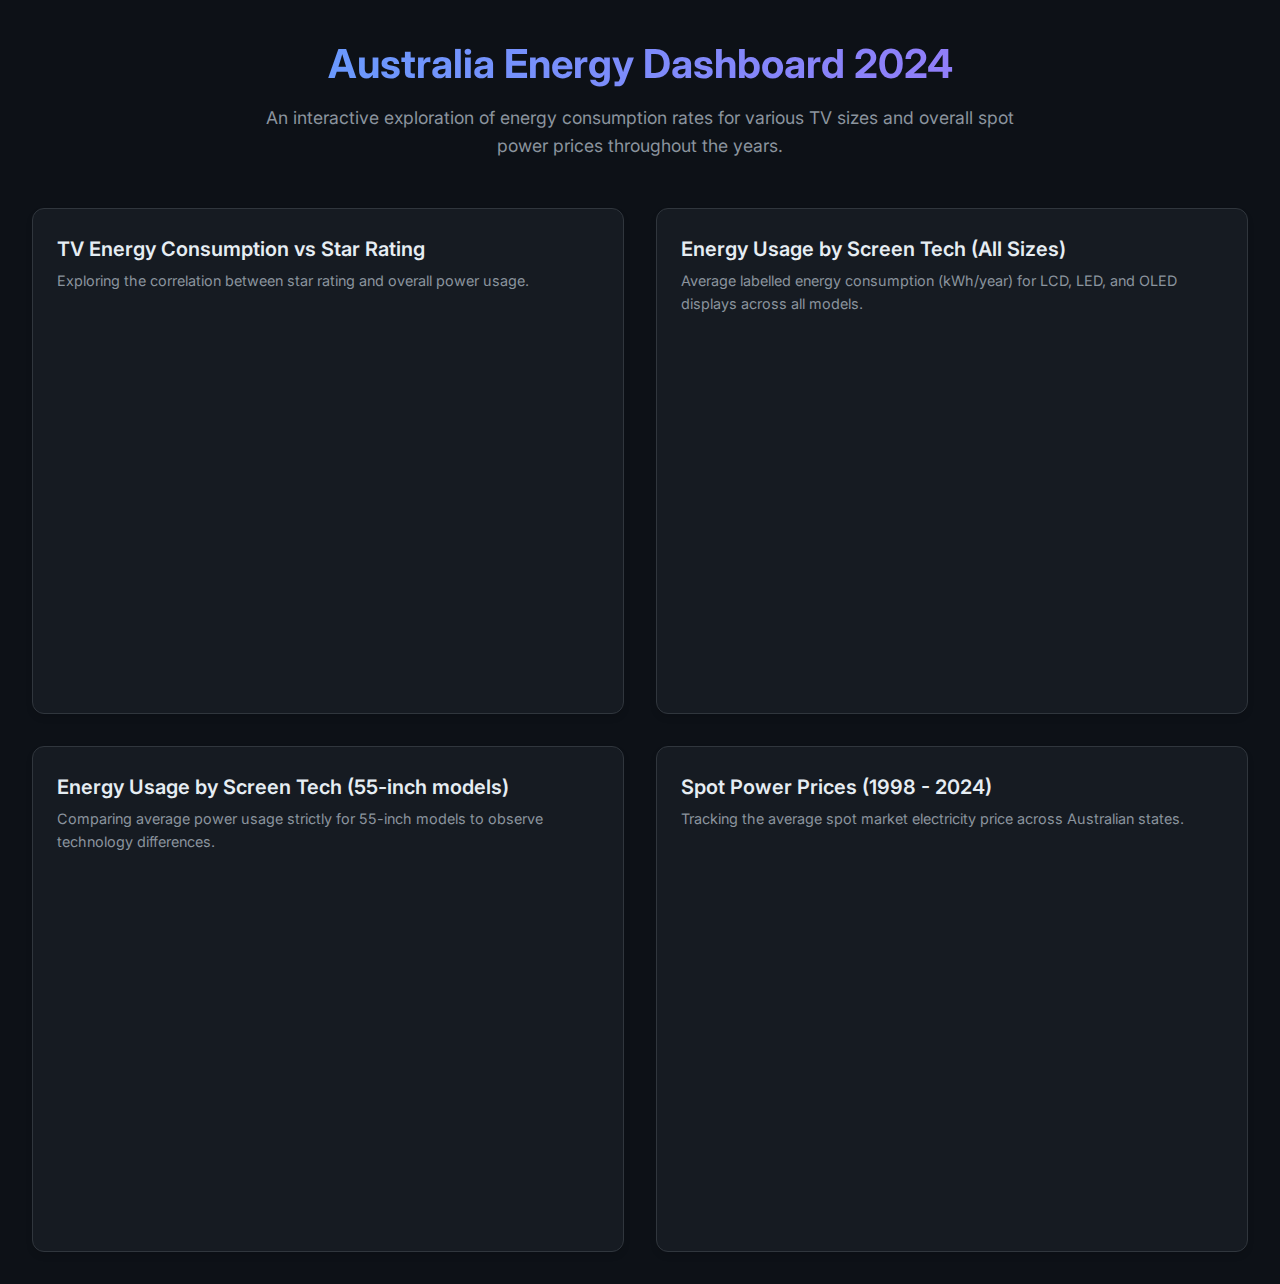
<file: index.html>
<!DOCTYPE html>
<html lang="en">
<head>
    <meta charset="UTF-8">
    <meta name="viewport" content="width=device-width, initial-scale=1.0">
    <title>Energy Dashboard</title>
    <link href="https://fonts.googleapis.com/css2?family=Inter:wght@300;400;600;700&display=swap" rel="stylesheet">
    <link rel="stylesheet" href="css/style.css">
    <script src="https://d3js.org/d3.v7.min.js"></script>
</head>
<body>
    <header>
        <h1>Australia Energy Dashboard 2024</h1>
        <p>An interactive exploration of energy consumption rates for various TV sizes and overall spot power prices throughout the years.</p>
    </header>

    <div class="dashboard-grid">
        <section class="chart-card">
            <div class="card-header">
                <h2>TV Energy Consumption vs Star Rating</h2>
                <p>Exploring the correlation between star rating and overall power usage.</p>
            </div>
            <div class="chart-container" id="scatter-chart"></div>
        </section>

        <section class="chart-card">
            <div class="card-header">
                <h2>Energy Usage by Screen Tech (All Sizes)</h2>
                <p>Average labelled energy consumption (kWh/year) for LCD, LED, and OLED displays across all models.</p>
            </div>
            <div class="chart-container" id="donut-chart"></div>
        </section>

        <section class="chart-card">
            <div class="card-header">
                <h2>Energy Usage by Screen Tech (55-inch models)</h2>
                <p>Comparing average power usage strictly for 55-inch models to observe technology differences.</p>
            </div>
            <div class="chart-container" id="bar-chart"></div>
        </section>

        <section class="chart-card">
            <div class="card-header">
                <h2>Spot Power Prices (1998 - 2024)</h2>
                <p>Tracking the average spot market electricity price across Australian states.</p>
            </div>
            <div class="chart-container" id="line-chart"></div>
        </section>
    </div>

    <!-- Tooltip Element -->
    <div id="tooltip" class="tooltip" style="opacity: 0;"></div>

    <!-- Chart Scripts -->
    <script src="js/scatter.js"></script>
    <script src="js/donut.js"></script>
    <script src="js/bar.js"></script>
    <script src="js/line.js"></script>
</body>
</html>
</file>
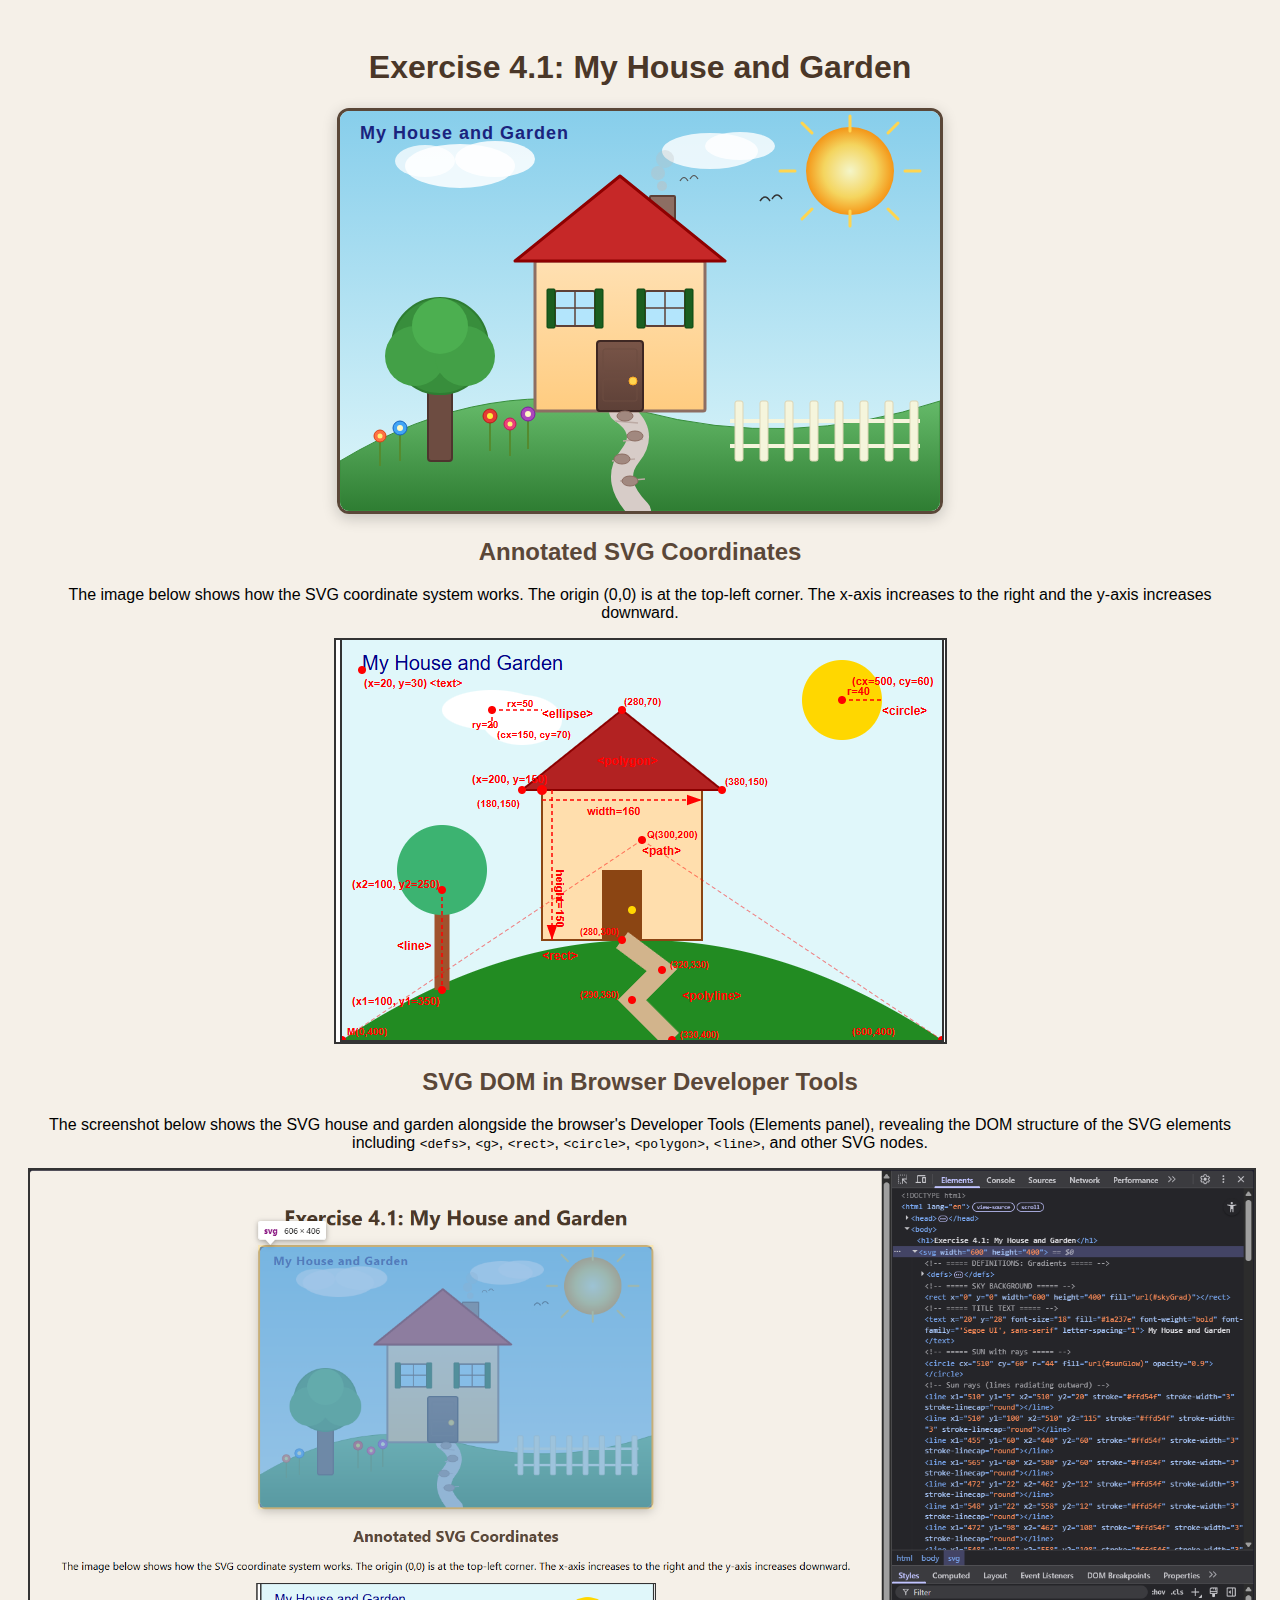
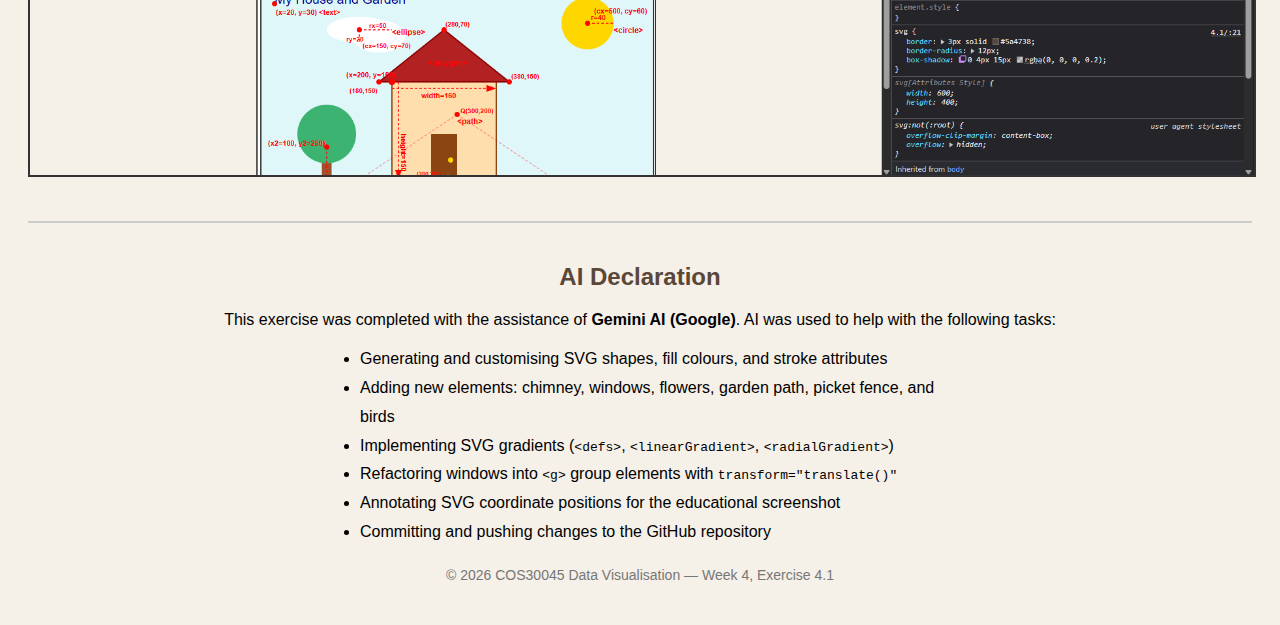
<file: 4.1/index.html>
<!doctype html>
<html lang="en">
  <head>
    <meta charset="UTF-8" />
    <meta name="viewport" content="width=device-width, initial-scale=1.0" />
    <title>Exercise 4.1 - House and Garden SVG</title>
    <style>
      body {
        font-family: "Segoe UI", sans-serif;
        text-align: center;
        padding: 20px;
        background-color: #f5f0e8;
      }
      h1 {
        color: #4a3728;
      }
      h2 {
        color: #5a4738;
      }
      /* Gives the SVG container a visible border and rounded corners */
      svg {
        border: 3px solid #5a4738;
        border-radius: 12px;
        box-shadow: 0 4px 15px rgba(0, 0, 0, 0.2);
      }
    </style>
  </head>
  <body>
    <h1>Exercise 4.1: My House and Garden</h1>

    <svg width="600" height="400">
      <!-- ===== DEFINITIONS: Gradients ===== -->
      <defs>
        <!-- Sky gradient -->
        <linearGradient id="skyGrad" x1="0" y1="0" x2="0" y2="1">
          <stop offset="0%" stop-color="#87CEEB" />
          <stop offset="100%" stop-color="#e0f7fa" />
        </linearGradient>
        <!-- Sun glow -->
        <radialGradient id="sunGlow" cx="50%" cy="50%" r="50%">
          <stop offset="0%" stop-color="#fff9c4" />
          <stop offset="60%" stop-color="#ffd54f" />
          <stop offset="100%" stop-color="#ff8f00" />
        </radialGradient>
        <!-- Grass gradient -->
        <linearGradient id="grassGrad" x1="0" y1="0" x2="0" y2="1">
          <stop offset="0%" stop-color="#66bb6a" />
          <stop offset="100%" stop-color="#2e7d32" />
        </linearGradient>
        <!-- Wall texture gradient -->
        <linearGradient id="wallGrad" x1="0" y1="0" x2="0" y2="1">
          <stop offset="0%" stop-color="#ffe0b2" />
          <stop offset="100%" stop-color="#ffcc80" />
        </linearGradient>
        <!-- Door gradient -->
        <linearGradient id="doorGrad" x1="0" y1="0" x2="0" y2="1">
          <stop offset="0%" stop-color="#795548" />
          <stop offset="100%" stop-color="#5d4037" />
        </linearGradient>
      </defs>

      <!-- ===== SKY BACKGROUND ===== -->
      <rect x="0" y="0" width="600" height="400" fill="url(#skyGrad)" />

      <!-- ===== TITLE TEXT ===== -->
      <text
        x="20"
        y="28"
        font-size="18"
        fill="#1a237e"
        font-weight="bold"
        font-family="'Segoe UI', sans-serif"
        letter-spacing="1"
      >
        My House and Garden
      </text>

      <!-- ===== SUN with rays ===== -->
      <circle cx="510" cy="60" r="44" fill="url(#sunGlow)" opacity="0.9" />
      <!-- Sun rays (lines radiating outward) -->
      <line
        x1="510"
        y1="5"
        x2="510"
        y2="20"
        stroke="#ffd54f"
        stroke-width="3"
        stroke-linecap="round"
      />
      <line
        x1="510"
        y1="100"
        x2="510"
        y2="115"
        stroke="#ffd54f"
        stroke-width="3"
        stroke-linecap="round"
      />
      <line
        x1="455"
        y1="60"
        x2="440"
        y2="60"
        stroke="#ffd54f"
        stroke-width="3"
        stroke-linecap="round"
      />
      <line
        x1="565"
        y1="60"
        x2="580"
        y2="60"
        stroke="#ffd54f"
        stroke-width="3"
        stroke-linecap="round"
      />
      <line
        x1="472"
        y1="22"
        x2="462"
        y2="12"
        stroke="#ffd54f"
        stroke-width="3"
        stroke-linecap="round"
      />
      <line
        x1="548"
        y1="22"
        x2="558"
        y2="12"
        stroke="#ffd54f"
        stroke-width="3"
        stroke-linecap="round"
      />
      <line
        x1="472"
        y1="98"
        x2="462"
        y2="108"
        stroke="#ffd54f"
        stroke-width="3"
        stroke-linecap="round"
      />
      <line
        x1="548"
        y1="98"
        x2="558"
        y2="108"
        stroke="#ffd54f"
        stroke-width="3"
        stroke-linecap="round"
      />

      <!-- ===== CLOUDS (ellipses - moved & restyled) ===== -->
      <ellipse cx="120" cy="55" rx="55" ry="22" fill="white" opacity="0.85" />
      <ellipse cx="155" cy="48" rx="40" ry="18" fill="white" opacity="0.85" />
      <ellipse cx="85" cy="50" rx="30" ry="16" fill="white" opacity="0.75" />
      <!-- Second cloud cluster -->
      <ellipse cx="370" cy="40" rx="48" ry="18" fill="white" opacity="0.8" />
      <ellipse cx="400" cy="35" rx="35" ry="14" fill="white" opacity="0.8" />

      <!-- ===== BIRDS (paths) ===== -->
      <path
        d="M 420 90 Q 425 82 430 90"
        fill="none"
        stroke="#333"
        stroke-width="1.5"
      />
      <path
        d="M 432 88 Q 437 80 442 88"
        fill="none"
        stroke="#333"
        stroke-width="1.5"
      />
      <path
        d="M 340 70 Q 344 63 348 70"
        fill="none"
        stroke="#555"
        stroke-width="1.2"
      />
      <path
        d="M 350 68 Q 354 61 358 68"
        fill="none"
        stroke="#555"
        stroke-width="1.2"
      />

      <!-- ===== GREEN HILL / GROUND (path - reshaped) ===== -->
      <path
        d="M 0 350 Q 150 260 300 300 Q 450 340 600 290 L 600 400 L 0 400 Z"
        fill="url(#grassGrad)"
        stroke="#388e3c"
        stroke-width="1"
      />

      <!-- ===== GARDEN PATH (polyline - curved stone path) ===== -->
      <path
        d="M 280 300 Q 310 320 290 345 Q 270 370 300 400"
        fill="none"
        stroke="#d7ccc8"
        stroke-width="22"
        stroke-linecap="round"
      />
      <!-- Path stone lines -->
      <line
        x1="275"
        y1="310"
        x2="298"
        y2="312"
        stroke="#bcaaa4"
        stroke-width="1.5"
      />
      <line
        x1="283"
        y1="330"
        x2="303"
        y2="328"
        stroke="#bcaaa4"
        stroke-width="1.5"
      />
      <line
        x1="272"
        y1="350"
        x2="295"
        y2="348"
        stroke="#bcaaa4"
        stroke-width="1.5"
      />
      <line
        x1="280"
        y1="370"
        x2="305"
        y2="368"
        stroke="#bcaaa4"
        stroke-width="1.5"
      />

      <!-- ===== PICKET FENCE (rects + lines) ===== -->
      <!-- Horizontal rails -->
      <line
        x1="390"
        y1="310"
        x2="580"
        y2="310"
        stroke="#f5f5dc"
        stroke-width="4"
      />
      <line
        x1="390"
        y1="335"
        x2="580"
        y2="335"
        stroke="#f5f5dc"
        stroke-width="4"
      />
      <!-- Fence pickets -->
      <rect
        x="395"
        y="290"
        width="8"
        height="60"
        rx="2"
        fill="#f5f5dc"
        stroke="#ddd5b5"
        stroke-width="1"
      />
      <rect
        x="420"
        y="290"
        width="8"
        height="60"
        rx="2"
        fill="#f5f5dc"
        stroke="#ddd5b5"
        stroke-width="1"
      />
      <rect
        x="445"
        y="290"
        width="8"
        height="60"
        rx="2"
        fill="#f5f5dc"
        stroke="#ddd5b5"
        stroke-width="1"
      />
      <rect
        x="470"
        y="290"
        width="8"
        height="60"
        rx="2"
        fill="#f5f5dc"
        stroke="#ddd5b5"
        stroke-width="1"
      />
      <rect
        x="495"
        y="290"
        width="8"
        height="60"
        rx="2"
        fill="#f5f5dc"
        stroke="#ddd5b5"
        stroke-width="1"
      />
      <rect
        x="520"
        y="290"
        width="8"
        height="60"
        rx="2"
        fill="#f5f5dc"
        stroke="#ddd5b5"
        stroke-width="1"
      />
      <rect
        x="545"
        y="290"
        width="8"
        height="60"
        rx="2"
        fill="#f5f5dc"
        stroke="#ddd5b5"
        stroke-width="1"
      />
      <rect
        x="570"
        y="290"
        width="8"
        height="60"
        rx="2"
        fill="#f5f5dc"
        stroke="#ddd5b5"
        stroke-width="1"
      />

      <!-- ===== HOUSE BODY (rect - new fill gradient + stroke) ===== -->
      <rect
        x="195"
        y="150"
        width="170"
        height="150"
        fill="url(#wallGrad)"
        stroke="#8d6e63"
        stroke-width="3"
        rx="2"
      />

      <!-- ===== CHIMNEY (rect - new addition) ===== -->
      <rect
        x="310"
        y="85"
        width="25"
        height="65"
        fill="#8d6e63"
        stroke="#5d4037"
        stroke-width="2"
        rx="1"
      />
      <!-- Smoke (small circles) -->
      <circle cx="322" cy="75" r="5" fill="#bdbdbd" opacity="0.5" />
      <circle cx="318" cy="62" r="7" fill="#bdbdbd" opacity="0.4" />
      <circle cx="325" cy="48" r="9" fill="#bdbdbd" opacity="0.3" />

      <!-- ===== ROOF (polygon - enhanced) ===== -->
      <polygon
        points="175,150 280,65 385,150"
        fill="#c62828"
        stroke="#8e0000"
        stroke-width="3"
        stroke-linejoin="round"
      />

      <!-- ===== WINDOWS (grouped with <g> for identical styling) ===== -->
      <!-- Parent group applies shared stroke color to all window elements -->
      <g stroke="#5d4037">
        <!-- Left window: positioned using transform="translate(215, 180)" -->
        <g transform="translate(215, 180)">
          <!-- Glass pane (40x35, relative to 0,0) -->
          <rect
            x="0"
            y="0"
            width="40"
            height="35"
            fill="#b3e5fc"
            stroke-width="2"
            rx="2"
          />
          <!-- Vertical cross-bar -->
          <line x1="20" y1="0" x2="20" y2="35" stroke-width="1.5" />
          <!-- Horizontal cross-bar -->
          <line x1="0" y1="17" x2="40" y2="17" stroke-width="1.5" />
          <!-- Left shutter -->
          <rect
            x="-8"
            y="-2"
            width="8"
            height="39"
            fill="#1b5e20"
            stroke="#0d4710"
            stroke-width="1"
            rx="1"
          />
          <!-- Right shutter -->
          <rect
            x="40"
            y="-2"
            width="8"
            height="39"
            fill="#1b5e20"
            stroke="#0d4710"
            stroke-width="1"
            rx="1"
          />
        </g>

        <!-- Right window: positioned using transform="translate(305, 180)" -->
        <g transform="translate(305, 180)">
          <!-- Glass pane (40x35, relative to 0,0) -->
          <rect
            x="0"
            y="0"
            width="40"
            height="35"
            fill="#b3e5fc"
            stroke-width="2"
            rx="2"
          />
          <!-- Vertical cross-bar -->
          <line x1="20" y1="0" x2="20" y2="35" stroke-width="1.5" />
          <!-- Horizontal cross-bar -->
          <line x1="0" y1="17" x2="40" y2="17" stroke-width="1.5" />
          <!-- Left shutter -->
          <rect
            x="-8"
            y="-2"
            width="8"
            height="39"
            fill="#1b5e20"
            stroke="#0d4710"
            stroke-width="1"
            rx="1"
          />
          <!-- Right shutter -->
          <rect
            x="40"
            y="-2"
            width="8"
            height="39"
            fill="#1b5e20"
            stroke="#0d4710"
            stroke-width="1"
            rx="1"
          />
        </g>
      </g>

      <!-- ===== DOOR (rect - enhanced) ===== -->
      <rect
        x="257"
        y="230"
        width="46"
        height="70"
        fill="url(#doorGrad)"
        stroke="#3e2723"
        stroke-width="2"
        rx="3"
      />
      <!-- Door panels -->
      <rect
        x="263"
        y="238"
        width="34"
        height="22"
        rx="2"
        fill="none"
        stroke="#6d4c41"
        stroke-width="1"
      />
      <rect
        x="263"
        y="268"
        width="34"
        height="22"
        rx="2"
        fill="none"
        stroke="#6d4c41"
        stroke-width="1"
      />
      <!-- Doorknob -->
      <circle
        cx="293"
        cy="270"
        r="4"
        fill="#ffd54f"
        stroke="#f9a825"
        stroke-width="1"
      />

      <!-- ===== TREE (line + circles - enhanced) ===== -->
      <!-- Tree trunk -->
      <rect
        x="88"
        y="250"
        width="24"
        height="100"
        fill="#6d4c41"
        stroke="#4e342e"
        stroke-width="2"
        rx="3"
      />
      <!-- Tree foliage (layered circles for depth) -->
      <circle
        cx="100"
        cy="235"
        r="48"
        fill="#388e3c"
        stroke="#2e7d32"
        stroke-width="2"
      />
      <circle cx="75" cy="245" r="30" fill="#43a047" />
      <circle cx="125" cy="245" r="30" fill="#43a047" />
      <circle cx="100" cy="215" r="28" fill="#4caf50" />

      <!-- ===== FLOWER GARDEN (circles + lines - new addition) ===== -->
      <!-- Flower 1 (red) -->
      <line
        x1="150"
        y1="340"
        x2="150"
        y2="310"
        stroke="#558b2f"
        stroke-width="2"
      />
      <circle
        cx="150"
        cy="305"
        r="7"
        fill="#e53935"
        stroke="#b71c1c"
        stroke-width="1"
      />
      <circle cx="150" cy="305" r="3" fill="#ffeb3b" />
      <!-- Flower 2 (pink) -->
      <line
        x1="170"
        y1="345"
        x2="170"
        y2="318"
        stroke="#558b2f"
        stroke-width="2"
      />
      <circle
        cx="170"
        cy="313"
        r="6"
        fill="#ec407a"
        stroke="#c2185b"
        stroke-width="1"
      />
      <circle cx="170" cy="313" r="2.5" fill="#fff176" />
      <!-- Flower 3 (purple) -->
      <line
        x1="188"
        y1="338"
        x2="188"
        y2="308"
        stroke="#558b2f"
        stroke-width="2"
      />
      <circle
        cx="188"
        cy="303"
        r="7"
        fill="#ab47bc"
        stroke="#7b1fa2"
        stroke-width="1"
      />
      <circle cx="188" cy="303" r="3" fill="#fff9c4" />
      <!-- Flower 4 (orange) -->
      <line
        x1="40"
        y1="355"
        x2="40"
        y2="330"
        stroke="#558b2f"
        stroke-width="2"
      />
      <circle
        cx="40"
        cy="325"
        r="6"
        fill="#ff7043"
        stroke="#d84315"
        stroke-width="1"
      />
      <circle cx="40" cy="325" r="2.5" fill="#fff176" />
      <!-- Flower 5 (blue) -->
      <line
        x1="60"
        y1="350"
        x2="60"
        y2="322"
        stroke="#558b2f"
        stroke-width="2"
      />
      <circle
        cx="60"
        cy="317"
        r="7"
        fill="#42a5f5"
        stroke="#1565c0"
        stroke-width="1"
      />
      <circle cx="60" cy="317" r="3" fill="#fff9c4" />

      <!-- ===== STEPPING STONES on path ===== -->
      <ellipse
        cx="285"
        cy="305"
        rx="8"
        ry="5"
        fill="#a1887f"
        stroke="#8d6e63"
        stroke-width="1"
      />
      <ellipse
        cx="295"
        cy="325"
        rx="8"
        ry="5"
        fill="#a1887f"
        stroke="#8d6e63"
        stroke-width="1"
      />
      <ellipse
        cx="282"
        cy="348"
        rx="8"
        ry="5"
        fill="#a1887f"
        stroke="#8d6e63"
        stroke-width="1"
      />
      <ellipse
        cx="290"
        cy="370"
        rx="8"
        ry="5"
        fill="#a1887f"
        stroke="#8d6e63"
        stroke-width="1"
      />
    </svg>

    <h2>Annotated SVG Coordinates</h2>
    <p>
      The image below shows how the SVG coordinate system works. The origin
      (0,0) is at the top-left corner. The x-axis increases to the right and the
      y-axis increases downward.
    </p>
    <img
      src="annotated-svg.png"
      alt="Annotated SVG showing shape coordinates"
      style="max-width: 100%; border: 2px solid #333"
    />

    <h2>SVG DOM in Browser Developer Tools</h2>
    <p>
      The screenshot below shows the SVG house and garden alongside the
      browser's Developer Tools (Elements panel), revealing the DOM structure of
      the SVG elements including <code>&lt;defs&gt;</code>,
      <code>&lt;g&gt;</code>, <code>&lt;rect&gt;</code>,
      <code>&lt;circle&gt;</code>, <code>&lt;polygon&gt;</code>,
      <code>&lt;line&gt;</code>, and other SVG nodes.
    </p>
    <img
      src="image.png"
      alt="Screenshot of SVG DOM in browser Developer Tools"
      style="max-width: 100%; border: 2px solid #333"
    />

    <hr style="margin: 40px 0; border: 1px solid #ccc" />

    <h2>AI Declaration</h2>
    <p>
      This exercise was completed with the assistance of
      <strong>Gemini AI (Google)</strong>. AI was used to help with the
      following tasks:
    </p>
    <ul
      style="
        text-align: left;
        max-width: 600px;
        margin: 0 auto;
        line-height: 1.8;
      "
    >
      <li>
        Generating and customising SVG shapes, fill colours, and stroke
        attributes
      </li>
      <li>
        Adding new elements: chimney, windows, flowers, garden path, picket
        fence, and birds
      </li>
      <li>
        Implementing SVG gradients (<code>&lt;defs&gt;</code>,
        <code>&lt;linearGradient&gt;</code>,
        <code>&lt;radialGradient&gt;</code>)
      </li>
      <li>
        Refactoring windows into <code>&lt;g&gt;</code> group elements with
        <code>transform="translate()"</code>
      </li>
      <li>
        Annotating SVG coordinate positions for the educational screenshot
      </li>
      <li>Committing and pushing changes to the GitHub repository</li>
    </ul>
    <p style="margin-top: 20px; font-size: 14px; color: #777">
      &copy; 2026 COS30045 Data Visualisation — Week 4, Exercise 4.1
    </p>
  </body>
</html>
</file>
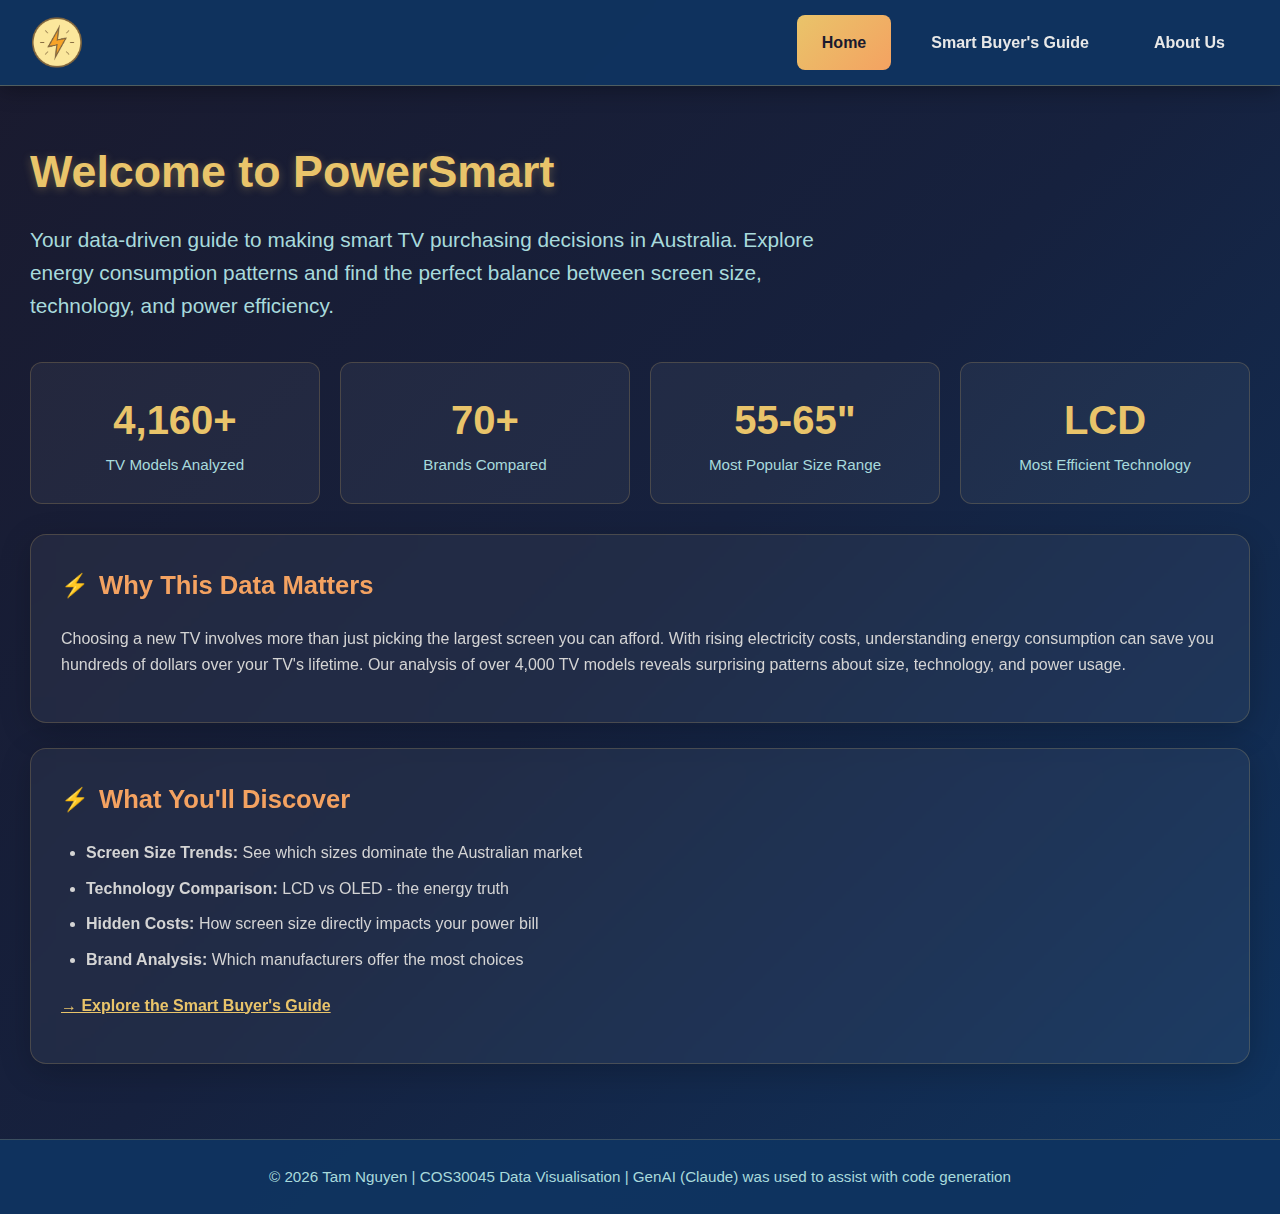
<file: Energy-Website/index.html>
<!doctype html>
<html lang="en">
  <head>
    <meta charset="UTF-8" />
    <meta name="viewport" content="width=device-width, initial-scale=1.0" />
    <meta
      name="description"
      content="Smart Buyer's Guide to TV Energy Consumption in Australia - Interactive data visualizations"
    />
    <title>PowerSmart - TV Energy Guide</title>
    <link rel="stylesheet" href="css/styles.css" />
    <script src="https://d3js.org/d3.v7.min.js"></script>
  </head>
  <body>
    <header>
      <nav class="navbar">
        <a
          href="#"
          class="logo"
          onclick="
            showPage('home');
            return false;
          "
        >
          <img src="images/PowerIcon.png" alt="PowerSmart Logo" />
        </a>
        <ul class="nav-links">
          <li>
            <a
              href="#"
              id="nav-home"
              class="nav-link active"
              onclick="
                showPage('home');
                return false;
              "
              >Home</a
            >
          </li>
          <li>
            <a
              href="#"
              id="nav-televisions"
              class="nav-link"
              onclick="
                showPage('televisions');
                return false;
              "
              >Smart Buyer's Guide</a
            >
          </li>
          <li>
            <a
              href="#"
              id="nav-about"
              class="nav-link"
              onclick="
                showPage('about');
                return false;
              "
              >About Us</a
            >
          </li>
        </ul>
      </nav>
    </header>

    <main>
      <!-- Home Page -->
      <section id="page-home" class="page active">
        <h1>Welcome to PowerSmart</h1>
        <p class="intro">
          Your data-driven guide to making smart TV purchasing decisions in
          Australia. Explore energy consumption patterns and find the perfect
          balance between screen size, technology, and power efficiency.
        </p>

        <div class="stats-grid">
          <div class="stat-card">
            <span class="stat-number" id="total-models">4,160+</span>
            <span class="stat-label">TV Models Analyzed</span>
          </div>
          <div class="stat-card">
            <span class="stat-number" id="total-brands">70+</span>
            <span class="stat-label">Brands Compared</span>
          </div>
          <div class="stat-card">
            <span class="stat-number">55-65"</span>
            <span class="stat-label">Most Popular Size Range</span>
          </div>
          <div class="stat-card">
            <span class="stat-number">LCD</span>
            <span class="stat-label">Most Efficient Technology</span>
          </div>
        </div>

        <div class="content-box">
          <h2>Why This Data Matters</h2>
          <p>
            Choosing a new TV involves more than just picking the largest screen
            you can afford. With rising electricity costs, understanding energy
            consumption can save you hundreds of dollars over your TV's
            lifetime. Our analysis of over 4,000 TV models reveals surprising
            patterns about size, technology, and power usage.
          </p>
        </div>

        <div class="content-box">
          <h2>What You'll Discover</h2>
          <ul>
            <li>
              <strong>Screen Size Trends:</strong> See which sizes dominate the
              Australian market
            </li>
            <li>
              <strong>Technology Comparison:</strong> LCD vs OLED - the energy
              truth
            </li>
            <li>
              <strong>Hidden Costs:</strong> How screen size directly impacts
              your power bill
            </li>
            <li>
              <strong>Brand Analysis:</strong> Which manufacturers offer the
              most choices
            </li>
          </ul>
          <p style="margin-top: 20px">
            <a
              href="#"
              onclick="
                showPage('televisions');
                return false;
              "
              style="color: #e9c46a; font-weight: bold"
            >
              → Explore the Smart Buyer's Guide
            </a>
          </p>
        </div>
      </section>

      <!-- Televisions Page - Data Story -->
      <section id="page-televisions" class="page">
        <h1>Smart Buyer's Guide</h1>
        <p class="intro">
          Navigate the TV market with confidence. Our data-driven insights help
          you understand what matters most when choosing your next television.
        </p>

        <!-- Scene 1: Market Landscape -->
        <div class="story-scene">
          <span class="scene-number">01</span>
          <h2>The Market Landscape</h2>
          <p>
            Before diving into specifications, let's understand what's actually
            available in the Australian market. Screen size is often the first
            decision buyers make, and the data reveals clear preferences.
          </p>
          <div class="scene-insight">
            💡 Key Insight: 55" and 65" TVs are the new standard. Smaller
            screens are becoming niche products.
          </div>
          <div class="chart-container" id="chart-sizes">
            <p style="color: #a8dadc">Loading chart...</p>
          </div>
          <p style="margin-top: 20px; color: #a8dadc">
            The data shows a clear shift toward larger screens. If you're still
            considering a 32" or 40" TV, you may find fewer options as
            manufacturers focus on bigger displays.
          </p>
        </div>

        <!-- Scene 2: Technology Choice -->
        <div class="story-scene">
          <span class="scene-number">02</span>
          <h2>The Technology Choice</h2>
          <p>
            LCD (LED-backlit) technology dominates the market, but OLED offers
            premium picture quality. What does the energy data tell us about
            these choices?
          </p>
          <div class="scene-insight">
            💡 Key Insight: LCD technology makes up over 95% of the market,
            offering the most variety and generally better energy efficiency.
          </div>
          <div class="chart-container" id="chart-tech">
            <p style="color: #a8dadc">Loading chart...</p>
          </div>
          <p style="margin-top: 20px; color: #a8dadc">
            While OLED TVs offer stunning picture quality with perfect blacks,
            they come with higher energy consumption. LCD remains the practical
            choice for most buyers.
          </p>
        </div>

        <!-- Scene 3: Hidden Cost -->
        <div class="story-scene">
          <span class="scene-number">03</span>
          <h2>The Hidden Cost</h2>
          <p>
            Here's what the salesperson might not tell you: there's a strong
            correlation between screen size and power consumption. That dream
            85" TV comes with a significant ongoing electricity cost.
          </p>
          <div class="scene-insight">
            ⚠️ Warning: Moving from a 55" to an 85" TV can more than double your
            energy consumption!
          </div>
          <div class="chart-container" id="chart-power">
            <p style="color: #a8dadc">Loading chart...</p>
          </div>
          <p style="margin-top: 20px; color: #a8dadc">
            Each dot represents a TV model. Notice how power consumption
            increases sharply with screen size. OLED models (orange) tend to
            cluster higher than LCD equivalents.
          </p>
        </div>

        <!-- Scene 4: Brand Leaders -->
        <div class="story-scene">
          <span class="scene-number">04</span>
          <h2>The Major Players</h2>
          <p>
            Who are the market leaders? The number of registered models
            indicates which brands offer the widest selection for Australian
            consumers.
          </p>
          <div class="scene-insight">
            💡 Key Insight: Kogan, Samsung, and Hisense lead with the most model
            variety, giving consumers more choices across different price
            points.
          </div>
          <div class="chart-container" id="chart-brands">
            <p style="color: #a8dadc">Loading chart...</p>
          </div>
        </div>

        <!-- Scene 5: Horizontal Bar Chart - TVs by Brand -->
        <div class="story-scene">
          <span class="scene-number">05</span>
          <h2>TVs by Brand (Horizontal Bar Chart)</h2>
          <p>
            A simple horizontal bar chart showing the number of TV models
            registered by each of the top brands in the Australian market.
          </p>
          <div class="chart-container" id="chart-brands-horizontal">
            <p style="color: #a8dadc">Loading chart...</p>
          </div>
        </div>

        <!-- Verdict -->
        <div class="verdict-box">
          <h2>The Verdict</h2>
          <p style="font-size: 1.1rem; max-width: 700px; margin: 0 auto 30px">
            Based on our analysis of 4,160+ TV models, here are our
            recommendations for different buyer priorities:
          </p>
          <div class="recommendation">
            <div class="rec-card best-value">
              <h3>🏆 Best for Energy Efficiency</h3>
              <p>
                Choose an <strong>LCD (LED) TV</strong> in the
                <strong>55" range</strong>. You'll get a modern, popular screen
                size while keeping power consumption reasonable.
              </p>
            </div>
            <div class="rec-card premium">
              <h3>✨ Premium Experience</h3>
              <p>
                Go for <strong>OLED</strong> if picture quality is your
                priority, but be prepared for higher energy costs. Consider
                55-65" to balance quality with efficiency.
              </p>
            </div>
            <div class="rec-card">
              <h3>💰 Budget Conscious</h3>
              <p>
                Stick to
                <strong>major brands like Samsung, LG, or Hisense</strong> for
                reliable options. Their wide range means competitive pricing
                across all sizes.
              </p>
            </div>
          </div>
        </div>
      </section>

      <!-- About Us Page -->
      <section id="page-about" class="page">
        <h1>About This Project</h1>
        <p class="intro">
          Understanding the data behind Australian TV energy consumption.
        </p>

        <div class="content-box">
          <h2>Our Mission</h2>
          <p>
            PowerSmart helps Australian households make informed decisions about
            TV purchases by presenting energy consumption data in an accessible,
            visual format. We believe that understanding the true cost of
            ownership empowers better consumer choices.
          </p>
        </div>

        <div class="content-box">
          <h2>About the Data</h2>
          <p>
            <strong>Source:</strong> Australian Energy Rating database -
            official government data on registered television energy consumption
            ratings.
          </p>
          <p>
            <strong>Processing:</strong> Data was cleaned and analyzed using
            KNIME to extract meaningful patterns and insights.
          </p>
          <p>
            <strong>Scope:</strong> 4,160+ TV models from 70+ brands, covering
            various screen sizes (19" to 116") and technologies (LCD, OLED).
          </p>
        </div>

        <div class="content-box">
          <h2>Data Ethics & Privacy</h2>
          <p>
            <strong>Privacy:</strong> No personal data is collected. All data
            relates to product specifications only.
          </p>
          <p>
            <strong>Accuracy:</strong> Energy figures reflect standardized
            testing conditions. Real-world usage may vary based on settings and
            content.
          </p>
          <p>
            <strong>Ethics:</strong> Data is presented objectively without brand
            bias. Visualizations are designed to inform, not mislead.
          </p>
        </div>

        <div class="content-box">
          <h2>AI Declaration</h2>
          <p>
            <strong>GenAI tools used:</strong> Claude (Anthropic) assisted with
            code generation for HTML, CSS, and JavaScript (D3.js charts). All
            AI-generated code was reviewed and tested for accuracy.
          </p>
        </div>
      </section>
    </main>

    <footer>
      <p>
        &copy; 2026 Tam Nguyen | COS30045 Data Visualisation | GenAI (Claude)
        was used to assist with code generation
      </p>
    </footer>

    <script src="js/scripts.js"></script>
    <script src="js/charts.js"></script>
  </body>
</html>
</file>
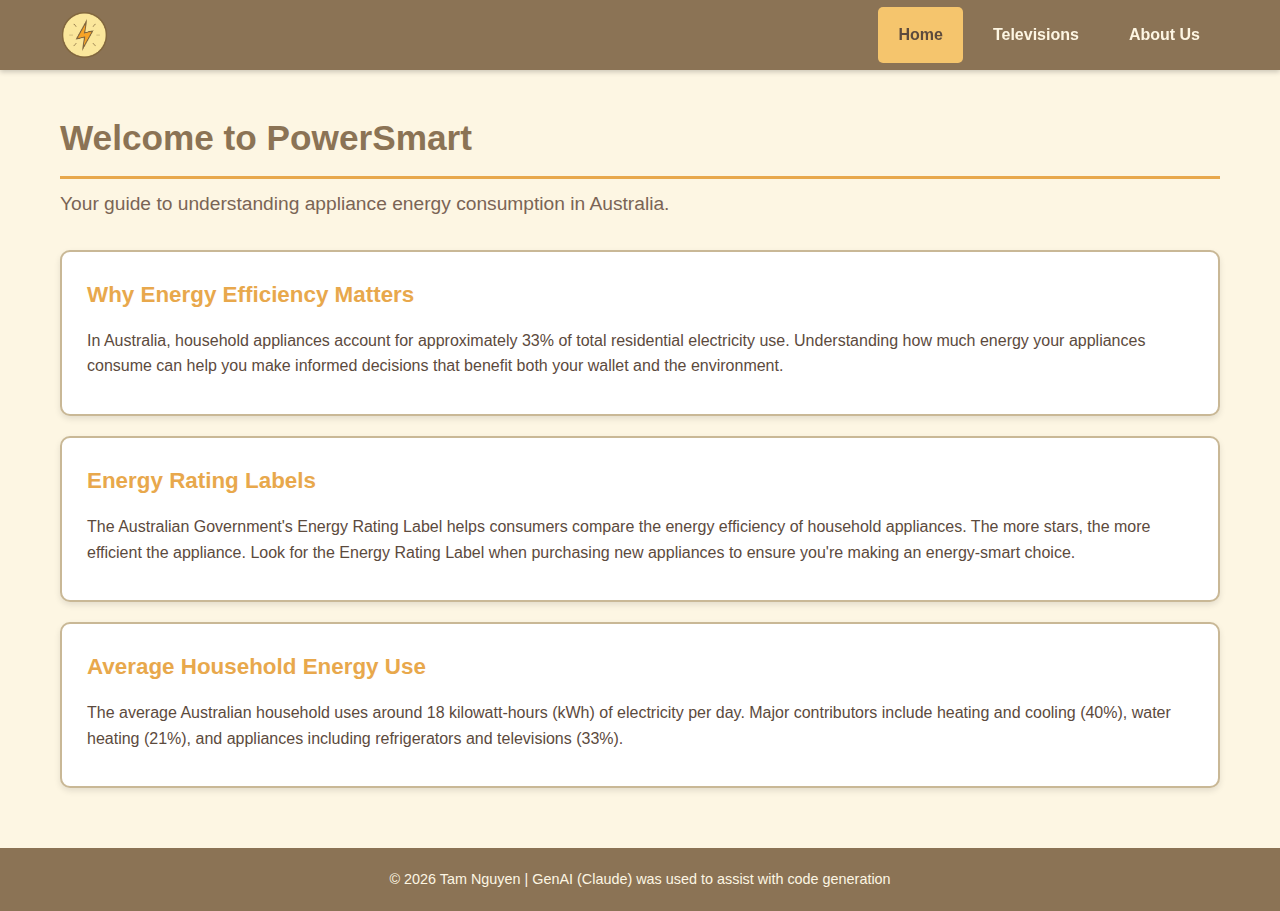
<file: W0-Ex0.2-Energy-Website/index.html>
<!doctype html>
<html lang="en">
  <head>
    <meta charset="UTF-8" />
    <meta name="viewport" content="width=device-width, initial-scale=1.0" />
    <meta
      name="description"
      content="Australian Appliance Energy Consumption Information"
    />
    <title>PowerSmart - Home</title>
    <link rel="stylesheet" href="css/styles.css" />
  </head>
  <body>
    <header>
      <nav class="navbar">
        <a
          href="#"
          class="logo"
          onclick="
            showPage('home');
            return false;
          "
        >
          <img src="images/PowerIcon.png" alt="PowerSmart Logo" />
        </a>
        <ul class="nav-links">
          <li>
            <a
              href="#"
              id="nav-home"
              class="nav-link active"
              onclick="
                showPage('home');
                return false;
              "
              >Home</a
            >
          </li>
          <li>
            <a
              href="#"
              id="nav-televisions"
              class="nav-link"
              onclick="
                showPage('televisions');
                return false;
              "
              >Televisions</a
            >
          </li>
          <li>
            <a
              href="#"
              id="nav-about"
              class="nav-link"
              onclick="
                showPage('about');
                return false;
              "
              >About Us</a
            >
          </li>
        </ul>
      </nav>
    </header>

    <main>
      <!-- Home Page -->
      <section id="page-home" class="page active">
        <h1>Welcome to PowerSmart</h1>
        <p class="intro">
          Your guide to understanding appliance energy consumption in Australia.
        </p>

        <div class="content-box">
          <h2>Why Energy Efficiency Matters</h2>
          <p>
            In Australia, household appliances account for approximately 33% of
            total residential electricity use. Understanding how much energy
            your appliances consume can help you make informed decisions that
            benefit both your wallet and the environment.
          </p>
        </div>

        <div class="content-box">
          <h2>Energy Rating Labels</h2>
          <p>
            The Australian Government's Energy Rating Label helps consumers
            compare the energy efficiency of household appliances. The more
            stars, the more efficient the appliance. Look for the Energy Rating
            Label when purchasing new appliances to ensure you're making an
            energy-smart choice.
          </p>
        </div>

        <div class="content-box">
          <h2>Average Household Energy Use</h2>
          <p>
            The average Australian household uses around 18 kilowatt-hours (kWh)
            of electricity per day. Major contributors include heating and
            cooling (40%), water heating (21%), and appliances including
            refrigerators and televisions (33%).
          </p>
        </div>
      </section>

      <!-- Televisions Page -->
      <section id="page-televisions" class="page">
        <h1>Television Energy Consumption</h1>
        <p class="intro">
          Learn about energy usage patterns for televisions in Australian
          households.
        </p>

        <div class="content-box">
          <h2>TV Energy Facts</h2>
          <p>
            Televisions are one of the most commonly used appliances in
            Australian homes. The average TV is used for about 6 hours per day,
            and accounts for around 5-10% of household electricity consumption.
          </p>
        </div>

        <div class="content-box">
          <h2>Types of TVs and Energy Use</h2>
          <p>
            <strong>LED TVs:</strong> Most energy efficient, using 50-100 watts
            for a 50-inch screen.
          </p>
          <p>
            <strong>OLED TVs:</strong> Moderate energy use, around 80-150 watts
            for similar sizes.
          </p>
          <p>
            <strong>Older Plasma/LCD:</strong> Higher consumption, potentially
            150-300 watts.
          </p>
        </div>

        <div class="content-box">
          <h2>Energy Saving Tips</h2>
          <ul>
            <li>Reduce screen brightness to lower energy consumption</li>
            <li>Enable power-saving mode if available</li>
            <li>
              Turn off the TV completely rather than leaving it on standby
            </li>
            <li>Consider screen size - larger screens use more energy</li>
            <li>Look for TVs with high Energy Star ratings when purchasing</li>
          </ul>
        </div>
      </section>

      <!-- About Us Page -->
      <section id="page-about" class="page">
        <h1>About Us</h1>
        <p class="intro">
          Learn more about our mission to promote energy awareness in Australia.
        </p>

        <div class="content-box">
          <h2>Our Mission</h2>
          <p>
            PowerSmart is dedicated to helping Australian households understand
            and reduce their energy consumption. We provide accessible
            information about appliance energy use to empower consumers to make
            environmentally responsible choices.
          </p>
        </div>

        <div class="content-box">
          <h2>Why We Exist</h2>
          <p>
            With rising energy costs and growing environmental concerns,
            understanding household energy consumption has never been more
            important. We aim to bridge the gap between complex energy data and
            everyday consumer decisions.
          </p>
        </div>

        <div class="content-box">
          <h2>Data Sources</h2>
          <p>
            Our information is compiled from various Australian government
            sources including the Department of Climate Change, Energy, the
            Environment and Water, as well as the Energy Rating initiative
            managed by state and territory governments.
          </p>
        </div>
      </section>
    </main>

    <footer>
      <p>
        &copy; 2026 Tam Nguyen | GenAI (Claude) was used to assist with code
        generation
      </p>
    </footer>

    <script src="js/scripts.js"></script>
  </body>
</html>
</file>
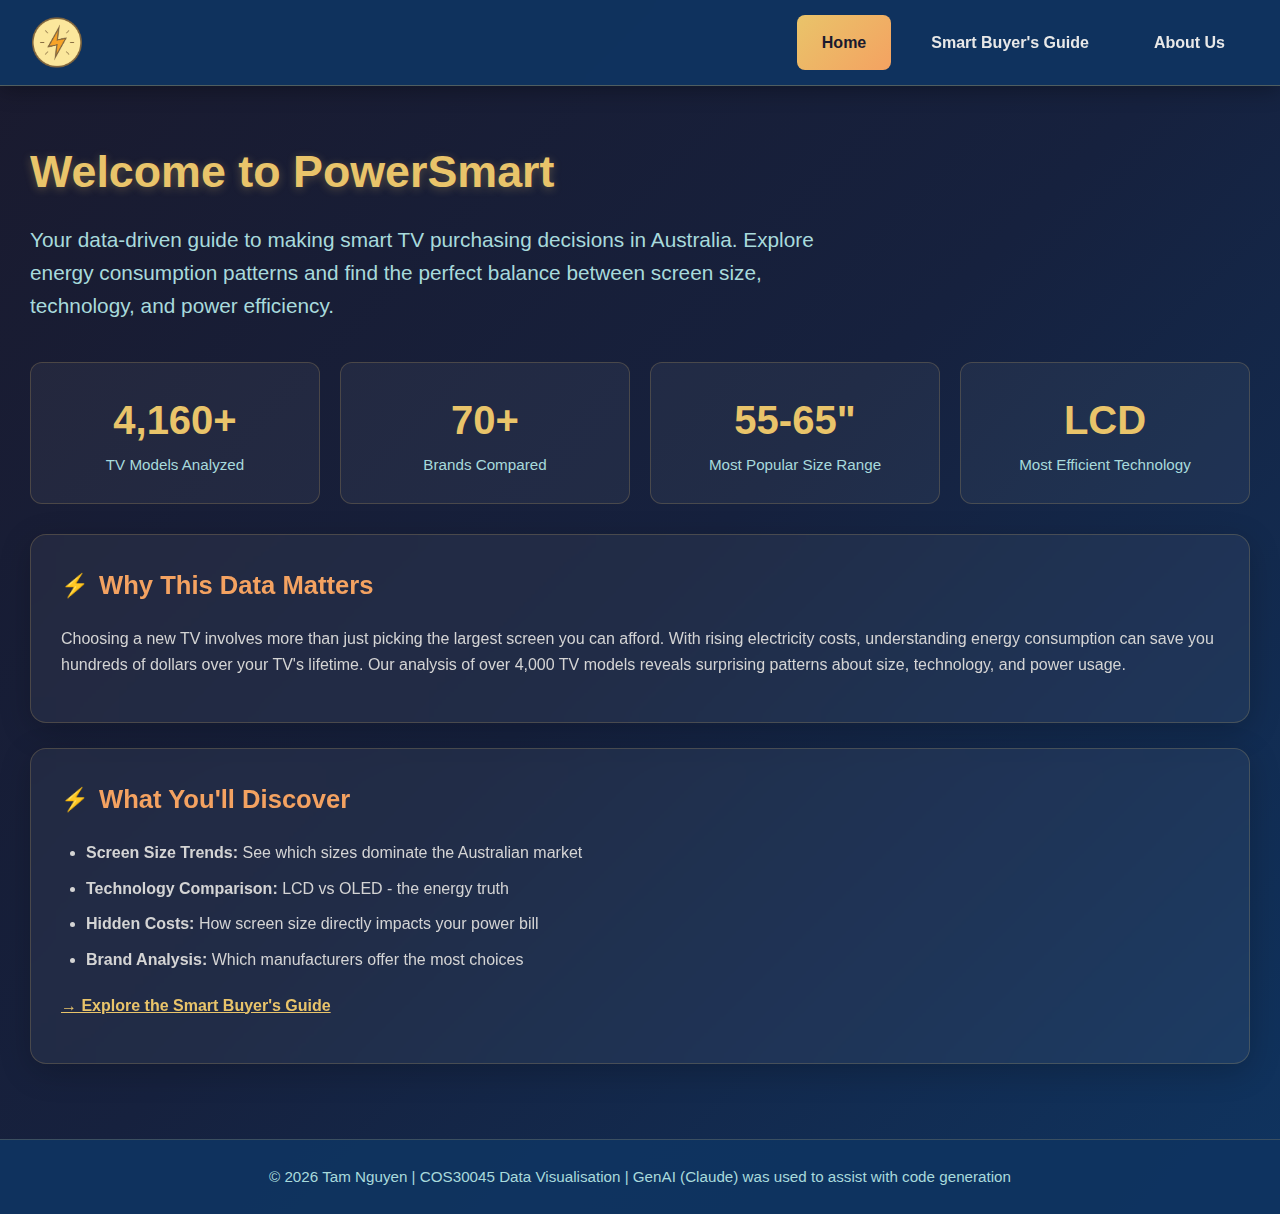
<file: W0-Ex0.3-Energy-Website/index.html>
<!doctype html>
<html lang="en">
  <head>
    <meta charset="UTF-8" />
    <meta name="viewport" content="width=device-width, initial-scale=1.0" />
    <meta
      name="description"
      content="Smart Buyer's Guide to TV Energy Consumption in Australia - Interactive data visualizations"
    />
    <title>PowerSmart - TV Energy Guide</title>
    <link rel="stylesheet" href="css/styles.css" />
    <script src="https://d3js.org/d3.v7.min.js"></script>
  </head>
  <body>
    <header>
      <nav class="navbar">
        <a
          href="#"
          class="logo"
          onclick="
            showPage('home');
            return false;
          "
        >
          <img src="images/PowerIcon.png" alt="PowerSmart Logo" />
        </a>
        <ul class="nav-links">
          <li>
            <a
              href="#"
              id="nav-home"
              class="nav-link active"
              onclick="
                showPage('home');
                return false;
              "
              >Home</a
            >
          </li>
          <li>
            <a
              href="#"
              id="nav-televisions"
              class="nav-link"
              onclick="
                showPage('televisions');
                return false;
              "
              >Smart Buyer's Guide</a
            >
          </li>
          <li>
            <a
              href="#"
              id="nav-about"
              class="nav-link"
              onclick="
                showPage('about');
                return false;
              "
              >About Us</a
            >
          </li>
        </ul>
      </nav>
    </header>

    <main>
      <!-- Home Page -->
      <section id="page-home" class="page active">
        <h1>Welcome to PowerSmart</h1>
        <p class="intro">
          Your data-driven guide to making smart TV purchasing decisions in
          Australia. Explore energy consumption patterns and find the perfect
          balance between screen size, technology, and power efficiency.
        </p>

        <div class="stats-grid">
          <div class="stat-card">
            <span class="stat-number" id="total-models">4,160+</span>
            <span class="stat-label">TV Models Analyzed</span>
          </div>
          <div class="stat-card">
            <span class="stat-number" id="total-brands">70+</span>
            <span class="stat-label">Brands Compared</span>
          </div>
          <div class="stat-card">
            <span class="stat-number">55-65"</span>
            <span class="stat-label">Most Popular Size Range</span>
          </div>
          <div class="stat-card">
            <span class="stat-number">LCD</span>
            <span class="stat-label">Most Efficient Technology</span>
          </div>
        </div>

        <div class="content-box">
          <h2>Why This Data Matters</h2>
          <p>
            Choosing a new TV involves more than just picking the largest screen
            you can afford. With rising electricity costs, understanding energy
            consumption can save you hundreds of dollars over your TV's
            lifetime. Our analysis of over 4,000 TV models reveals surprising
            patterns about size, technology, and power usage.
          </p>
        </div>

        <div class="content-box">
          <h2>What You'll Discover</h2>
          <ul>
            <li>
              <strong>Screen Size Trends:</strong> See which sizes dominate the
              Australian market
            </li>
            <li>
              <strong>Technology Comparison:</strong> LCD vs OLED - the energy
              truth
            </li>
            <li>
              <strong>Hidden Costs:</strong> How screen size directly impacts
              your power bill
            </li>
            <li>
              <strong>Brand Analysis:</strong> Which manufacturers offer the
              most choices
            </li>
          </ul>
          <p style="margin-top: 20px">
            <a
              href="#"
              onclick="
                showPage('televisions');
                return false;
              "
              style="color: #e9c46a; font-weight: bold"
            >
              → Explore the Smart Buyer's Guide
            </a>
          </p>
        </div>
      </section>

      <!-- Televisions Page - Data Story -->
      <section id="page-televisions" class="page">
        <h1>Smart Buyer's Guide</h1>
        <p class="intro">
          Navigate the TV market with confidence. Our data-driven insights help
          you understand what matters most when choosing your next television.
        </p>

        <!-- Scene 1: Market Landscape -->
        <div class="story-scene">
          <span class="scene-number">01</span>
          <h2>The Market Landscape</h2>
          <p>
            Before diving into specifications, let's understand what's actually
            available in the Australian market. Screen size is often the first
            decision buyers make, and the data reveals clear preferences.
          </p>
          <div class="scene-insight">
            💡 Key Insight: 55" and 65" TVs are the new standard. Smaller
            screens are becoming niche products.
          </div>
          <div class="chart-container" id="chart-sizes">
            <p style="color: #a8dadc">Loading chart...</p>
          </div>
          <p style="margin-top: 20px; color: #a8dadc">
            The data shows a clear shift toward larger screens. If you're still
            considering a 32" or 40" TV, you may find fewer options as
            manufacturers focus on bigger displays.
          </p>
        </div>

        <!-- Scene 2: Technology Choice -->
        <div class="story-scene">
          <span class="scene-number">02</span>
          <h2>The Technology Choice</h2>
          <p>
            LCD (LED-backlit) technology dominates the market, but OLED offers
            premium picture quality. What does the energy data tell us about
            these choices?
          </p>
          <div class="scene-insight">
            💡 Key Insight: LCD technology makes up over 95% of the market,
            offering the most variety and generally better energy efficiency.
          </div>
          <div class="chart-container" id="chart-tech">
            <p style="color: #a8dadc">Loading chart...</p>
          </div>
          <p style="margin-top: 20px; color: #a8dadc">
            While OLED TVs offer stunning picture quality with perfect blacks,
            they come with higher energy consumption. LCD remains the practical
            choice for most buyers.
          </p>
        </div>

        <!-- Scene 3: Hidden Cost -->
        <div class="story-scene">
          <span class="scene-number">03</span>
          <h2>The Hidden Cost</h2>
          <p>
            Here's what the salesperson might not tell you: there's a strong
            correlation between screen size and power consumption. That dream
            85" TV comes with a significant ongoing electricity cost.
          </p>
          <div class="scene-insight">
            ⚠️ Warning: Moving from a 55" to an 85" TV can more than double your
            energy consumption!
          </div>
          <div class="chart-container" id="chart-power">
            <p style="color: #a8dadc">Loading chart...</p>
          </div>
          <p style="margin-top: 20px; color: #a8dadc">
            Each dot represents a TV model. Notice how power consumption
            increases sharply with screen size. OLED models (orange) tend to
            cluster higher than LCD equivalents.
          </p>
        </div>

        <!-- Scene 4: Brand Leaders -->
        <div class="story-scene">
          <span class="scene-number">04</span>
          <h2>The Major Players</h2>
          <p>
            Who are the market leaders? The number of registered models
            indicates which brands offer the widest selection for Australian
            consumers.
          </p>
          <div class="scene-insight">
            💡 Key Insight: Kogan, Samsung, and Hisense lead with the most model
            variety, giving consumers more choices across different price
            points.
          </div>
          <div class="chart-container" id="chart-brands">
            <p style="color: #a8dadc">Loading chart...</p>
          </div>
        </div>

        <!-- Verdict -->
        <div class="verdict-box">
          <h2>The Verdict</h2>
          <p style="font-size: 1.1rem; max-width: 700px; margin: 0 auto 30px">
            Based on our analysis of 4,160+ TV models, here are our
            recommendations for different buyer priorities:
          </p>
          <div class="recommendation">
            <div class="rec-card best-value">
              <h3>🏆 Best for Energy Efficiency</h3>
              <p>
                Choose an <strong>LCD (LED) TV</strong> in the
                <strong>55" range</strong>. You'll get a modern, popular screen
                size while keeping power consumption reasonable.
              </p>
            </div>
            <div class="rec-card premium">
              <h3>✨ Premium Experience</h3>
              <p>
                Go for <strong>OLED</strong> if picture quality is your
                priority, but be prepared for higher energy costs. Consider
                55-65" to balance quality with efficiency.
              </p>
            </div>
            <div class="rec-card">
              <h3>💰 Budget Conscious</h3>
              <p>
                Stick to
                <strong>major brands like Samsung, LG, or Hisense</strong> for
                reliable options. Their wide range means competitive pricing
                across all sizes.
              </p>
            </div>
          </div>
        </div>
      </section>

      <!-- About Us Page -->
      <section id="page-about" class="page">
        <h1>About This Project</h1>
        <p class="intro">
          Understanding the data behind Australian TV energy consumption.
        </p>

        <div class="content-box">
          <h2>Our Mission</h2>
          <p>
            PowerSmart helps Australian households make informed decisions about
            TV purchases by presenting energy consumption data in an accessible,
            visual format. We believe that understanding the true cost of
            ownership empowers better consumer choices.
          </p>
        </div>

        <div class="content-box">
          <h2>About the Data</h2>
          <p>
            <strong>Source:</strong> Australian Energy Rating database -
            official government data on registered television energy consumption
            ratings.
          </p>
          <p>
            <strong>Processing:</strong> Data was cleaned and analyzed using
            KNIME to extract meaningful patterns and insights.
          </p>
          <p>
            <strong>Scope:</strong> 4,160+ TV models from 70+ brands, covering
            various screen sizes (19" to 116") and technologies (LCD, OLED).
          </p>
        </div>

        <div class="content-box">
          <h2>Data Ethics & Privacy</h2>
          <p>
            <strong>Privacy:</strong> No personal data is collected. All data
            relates to product specifications only.
          </p>
          <p>
            <strong>Accuracy:</strong> Energy figures reflect standardized
            testing conditions. Real-world usage may vary based on settings and
            content.
          </p>
          <p>
            <strong>Ethics:</strong> Data is presented objectively without brand
            bias. Visualizations are designed to inform, not mislead.
          </p>
        </div>

        <div class="content-box">
          <h2>AI Declaration</h2>
          <p>
            <strong>GenAI tools used:</strong> Claude (Anthropic) assisted with
            code generation for HTML, CSS, and JavaScript (D3.js charts). All
            AI-generated code was reviewed and tested for accuracy.
          </p>
        </div>
      </section>
    </main>

    <footer>
      <p>
        &copy; 2026 Tam Nguyen | COS30045 Data Visualisation | GenAI (Claude)
        was used to assist with code generation
      </p>
    </footer>

    <script src="js/scripts.js"></script>
    <script src="js/charts.js"></script>
  </body>
</html>
</file>
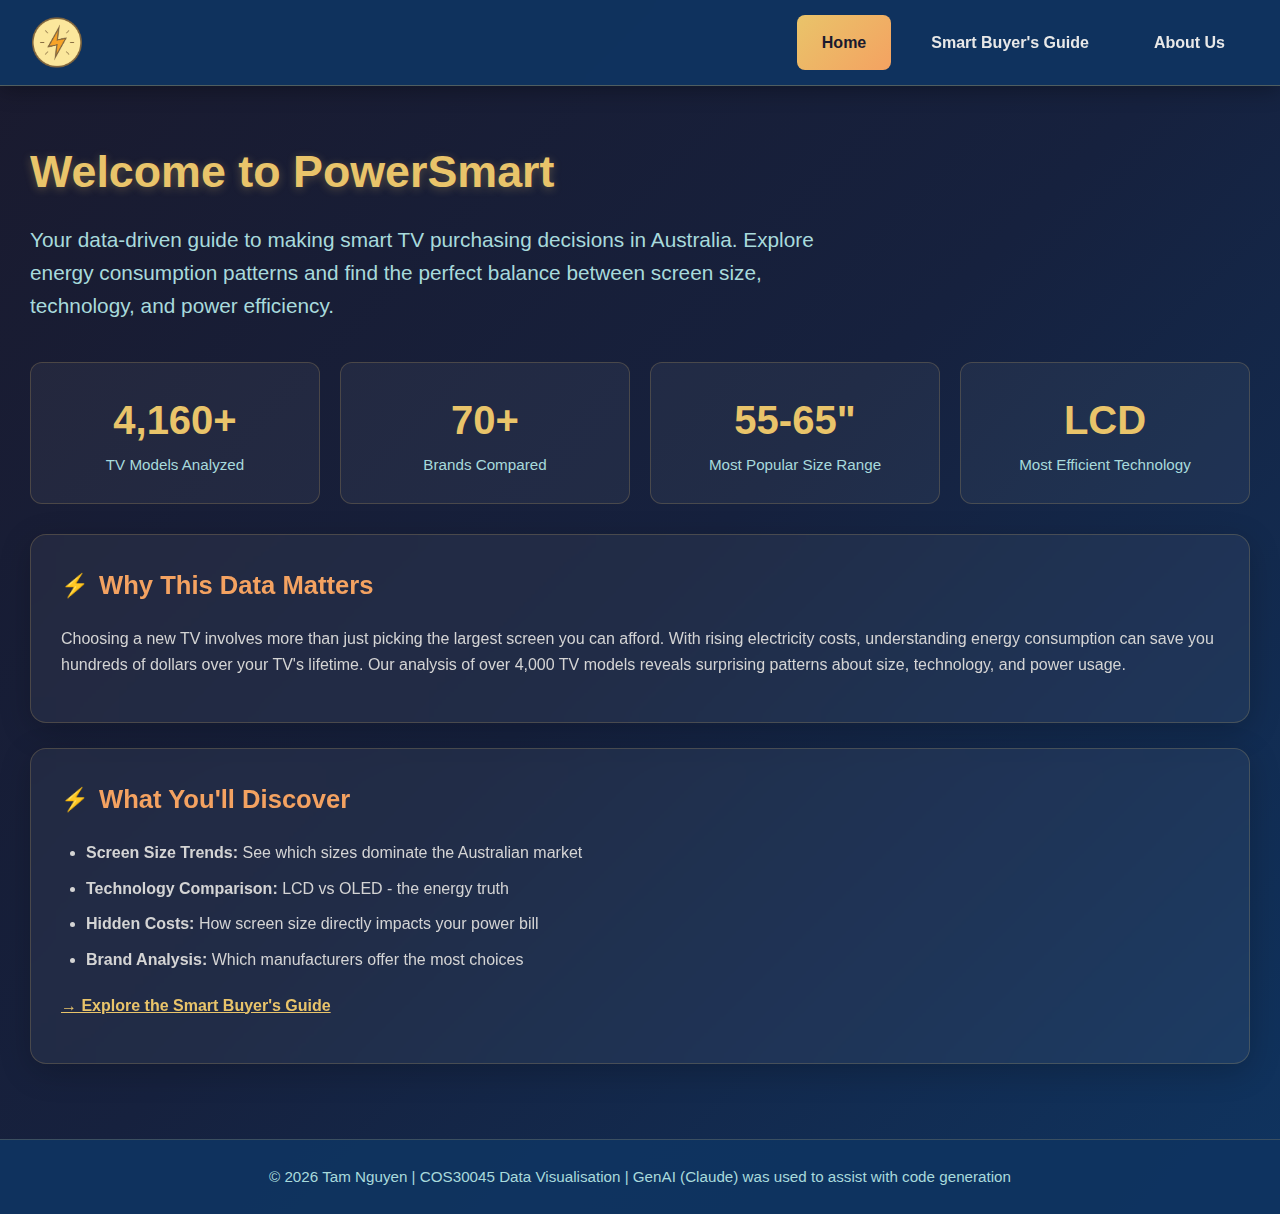
<file: W3-Energy-Website/index.html>
<!doctype html>
<html lang="en">
  <head>
    <meta charset="UTF-8" />
    <meta name="viewport" content="width=device-width, initial-scale=1.0" />
    <meta
      name="description"
      content="Smart Buyer's Guide to TV Energy Consumption in Australia - Interactive data visualizations"
    />
    <title>PowerSmart - TV Energy Guide</title>
    <link rel="stylesheet" href="css/styles.css" />
    <script src="https://d3js.org/d3.v7.min.js"></script>
  </head>
  <body>
    <header>
      <nav class="navbar">
        <a
          href="#"
          class="logo"
          onclick="
            showPage('home');
            return false;
          "
        >
          <img src="images/PowerIcon.png" alt="PowerSmart Logo" />
        </a>
        <ul class="nav-links">
          <li>
            <a
              href="#"
              id="nav-home"
              class="nav-link active"
              onclick="
                showPage('home');
                return false;
              "
              >Home</a
            >
          </li>
          <li>
            <a
              href="#"
              id="nav-televisions"
              class="nav-link"
              onclick="
                showPage('televisions');
                return false;
              "
              >Smart Buyer's Guide</a
            >
          </li>
          <li>
            <a
              href="#"
              id="nav-about"
              class="nav-link"
              onclick="
                showPage('about');
                return false;
              "
              >About Us</a
            >
          </li>
        </ul>
      </nav>
    </header>

    <main>
      <!-- Home Page -->
      <section id="page-home" class="page active">
        <h1>Welcome to PowerSmart</h1>
        <p class="intro">
          Your data-driven guide to making smart TV purchasing decisions in
          Australia. Explore energy consumption patterns and find the perfect
          balance between screen size, technology, and power efficiency.
        </p>

        <div class="stats-grid">
          <div class="stat-card">
            <span class="stat-number" id="total-models">4,160+</span>
            <span class="stat-label">TV Models Analyzed</span>
          </div>
          <div class="stat-card">
            <span class="stat-number" id="total-brands">70+</span>
            <span class="stat-label">Brands Compared</span>
          </div>
          <div class="stat-card">
            <span class="stat-number">55-65"</span>
            <span class="stat-label">Most Popular Size Range</span>
          </div>
          <div class="stat-card">
            <span class="stat-number">LCD</span>
            <span class="stat-label">Most Efficient Technology</span>
          </div>
        </div>

        <div class="content-box">
          <h2>Why This Data Matters</h2>
          <p>
            Choosing a new TV involves more than just picking the largest screen
            you can afford. With rising electricity costs, understanding energy
            consumption can save you hundreds of dollars over your TV's
            lifetime. Our analysis of over 4,000 TV models reveals surprising
            patterns about size, technology, and power usage.
          </p>
        </div>

        <div class="content-box">
          <h2>What You'll Discover</h2>
          <ul>
            <li>
              <strong>Screen Size Trends:</strong> See which sizes dominate the
              Australian market
            </li>
            <li>
              <strong>Technology Comparison:</strong> LCD vs OLED - the energy
              truth
            </li>
            <li>
              <strong>Hidden Costs:</strong> How screen size directly impacts
              your power bill
            </li>
            <li>
              <strong>Brand Analysis:</strong> Which manufacturers offer the
              most choices
            </li>
          </ul>
          <p style="margin-top: 20px">
            <a
              href="#"
              onclick="
                showPage('televisions');
                return false;
              "
              style="color: #e9c46a; font-weight: bold"
            >
              → Explore the Smart Buyer's Guide
            </a>
          </p>
        </div>
      </section>

      <!-- Televisions Page - Data Story -->
      <section id="page-televisions" class="page">
        <h1>Smart Buyer's Guide</h1>
        <p class="intro">
          Navigate the TV market with confidence. Our data-driven insights help
          you understand what matters most when choosing your next television.
        </p>

        <!-- Scene 1: Market Landscape -->
        <div class="story-scene">
          <span class="scene-number">01</span>
          <h2>The Market Landscape</h2>
          <p>
            Before diving into specifications, let's understand what's actually
            available in the Australian market. Screen size is often the first
            decision buyers make, and the data reveals clear preferences.
          </p>
          <div class="scene-insight">
            💡 Key Insight: 55" and 65" TVs are the new standard. Smaller
            screens are becoming niche products.
          </div>
          <div class="chart-container" id="chart-sizes">
            <p style="color: #a8dadc">Loading chart...</p>
          </div>
          <p style="margin-top: 20px; color: #a8dadc">
            The data shows a clear shift toward larger screens. If you're still
            considering a 32" or 40" TV, you may find fewer options as
            manufacturers focus on bigger displays.
          </p>
        </div>

        <!-- Scene 2: Technology Choice -->
        <div class="story-scene">
          <span class="scene-number">02</span>
          <h2>The Technology Choice</h2>
          <p>
            LCD (LED-backlit) technology dominates the market, but OLED offers
            premium picture quality. What does the energy data tell us about
            these choices?
          </p>
          <div class="scene-insight">
            💡 Key Insight: LCD technology makes up over 95% of the market,
            offering the most variety and generally better energy efficiency.
          </div>
          <div class="chart-container" id="chart-tech">
            <p style="color: #a8dadc">Loading chart...</p>
          </div>
          <p style="margin-top: 20px; color: #a8dadc">
            While OLED TVs offer stunning picture quality with perfect blacks,
            they come with higher energy consumption. LCD remains the practical
            choice for most buyers.
          </p>
        </div>

        <!-- Scene 3: Hidden Cost -->
        <div class="story-scene">
          <span class="scene-number">03</span>
          <h2>The Hidden Cost</h2>
          <p>
            Here's what the salesperson might not tell you: there's a strong
            correlation between screen size and power consumption. That dream
            85" TV comes with a significant ongoing electricity cost.
          </p>
          <div class="scene-insight">
            ⚠️ Warning: Moving from a 55" to an 85" TV can more than double your
            energy consumption!
          </div>
          <div class="chart-container" id="chart-power">
            <p style="color: #a8dadc">Loading chart...</p>
          </div>
          <p style="margin-top: 20px; color: #a8dadc">
            Each dot represents a TV model. Notice how power consumption
            increases sharply with screen size. OLED models (orange) tend to
            cluster higher than LCD equivalents.
          </p>
        </div>

        <!-- Scene 4: Brand Leaders -->
        <div class="story-scene">
          <span class="scene-number">04</span>
          <h2>The Major Players</h2>
          <p>
            Who are the market leaders? The number of registered models
            indicates which brands offer the widest selection for Australian
            consumers.
          </p>
          <div class="scene-insight">
            💡 Key Insight: Kogan, Samsung, and Hisense lead with the most model
            variety, giving consumers more choices across different price
            points.
          </div>
          <div class="chart-container" id="chart-brands">
            <p style="color: #a8dadc">Loading chart...</p>
          </div>
        </div>

        </div>

        <!-- Verdict -->
        <div class="verdict-box">
          <h2>The Verdict</h2>
          <p style="font-size: 1.1rem; max-width: 700px; margin: 0 auto 30px">
            Based on our analysis of 4,160+ TV models, here are our
            recommendations for different buyer priorities:
          </p>
          <div class="recommendation">
            <div class="rec-card best-value">
              <h3>🏆 Best for Energy Efficiency</h3>
              <p>
                Choose an <strong>LCD (LED) TV</strong> in the
                <strong>55" range</strong>. You'll get a modern, popular screen
                size while keeping power consumption reasonable.
              </p>
            </div>
            <div class="rec-card premium">
              <h3>✨ Premium Experience</h3>
              <p>
                Go for <strong>OLED</strong> if picture quality is your
                priority, but be prepared for higher energy costs. Consider
                55-65" to balance quality with efficiency.
              </p>
            </div>
            <div class="rec-card">
              <h3>💰 Budget Conscious</h3>
              <p>
                Stick to
                <strong>major brands like Samsung, LG, or Hisense</strong> for
                reliable options. Their wide range means competitive pricing
                across all sizes.
              </p>
            </div>
          </div>
        </div>
      </section>

      <!-- About Us Page -->
      <section id="page-about" class="page">
        <h1>About This Project</h1>
        <p class="intro">
          Understanding the data behind Australian TV energy consumption.
        </p>

        <div class="content-box">
          <h2>Our Mission</h2>
          <p>
            PowerSmart helps Australian households make informed decisions about
            TV purchases by presenting energy consumption data in an accessible,
            visual format. We believe that understanding the true cost of
            ownership empowers better consumer choices.
          </p>
        </div>

        <div class="content-box">
          <h2>About the Data</h2>
          <p>
            <strong>Source:</strong> Australian Energy Rating database -
            official government data on registered television energy consumption
            ratings.
          </p>
          <p>
            <strong>Processing:</strong> Data was cleaned and analyzed using
            KNIME to extract meaningful patterns and insights.
          </p>
          <p>
            <strong>Scope:</strong> 4,160+ TV models from 70+ brands, covering
            various screen sizes (19" to 116") and technologies (LCD, OLED).
          </p>
        </div>

        <div class="content-box">
          <h2>Data Ethics & Privacy</h2>
          <p>
            <strong>Privacy:</strong> No personal data is collected. All data
            relates to product specifications only.
          </p>
          <p>
            <strong>Accuracy:</strong> Energy figures reflect standardized
            testing conditions. Real-world usage may vary based on settings and
            content.
          </p>
          <p>
            <strong>Ethics:</strong> Data is presented objectively without brand
            bias. Visualizations are designed to inform, not mislead.
          </p>
        </div>

        <div class="content-box">
          <h2>AI Declaration</h2>
          <p>
            <strong>GenAI tools used:</strong> Claude (Anthropic) assisted with
            code generation for HTML, CSS, and JavaScript (D3.js charts). All
            AI-generated code was reviewed and tested for accuracy.
          </p>
        </div>
      </section>
    </main>

    <footer>
      <p>
        &copy; 2026 Tam Nguyen | COS30045 Data Visualisation | GenAI (Claude)
        was used to assist with code generation
      </p>
    </footer>

    <script src="js/scripts.js"></script>
    <script src="js/charts.js"></script>
  </body>
</html>
</file>
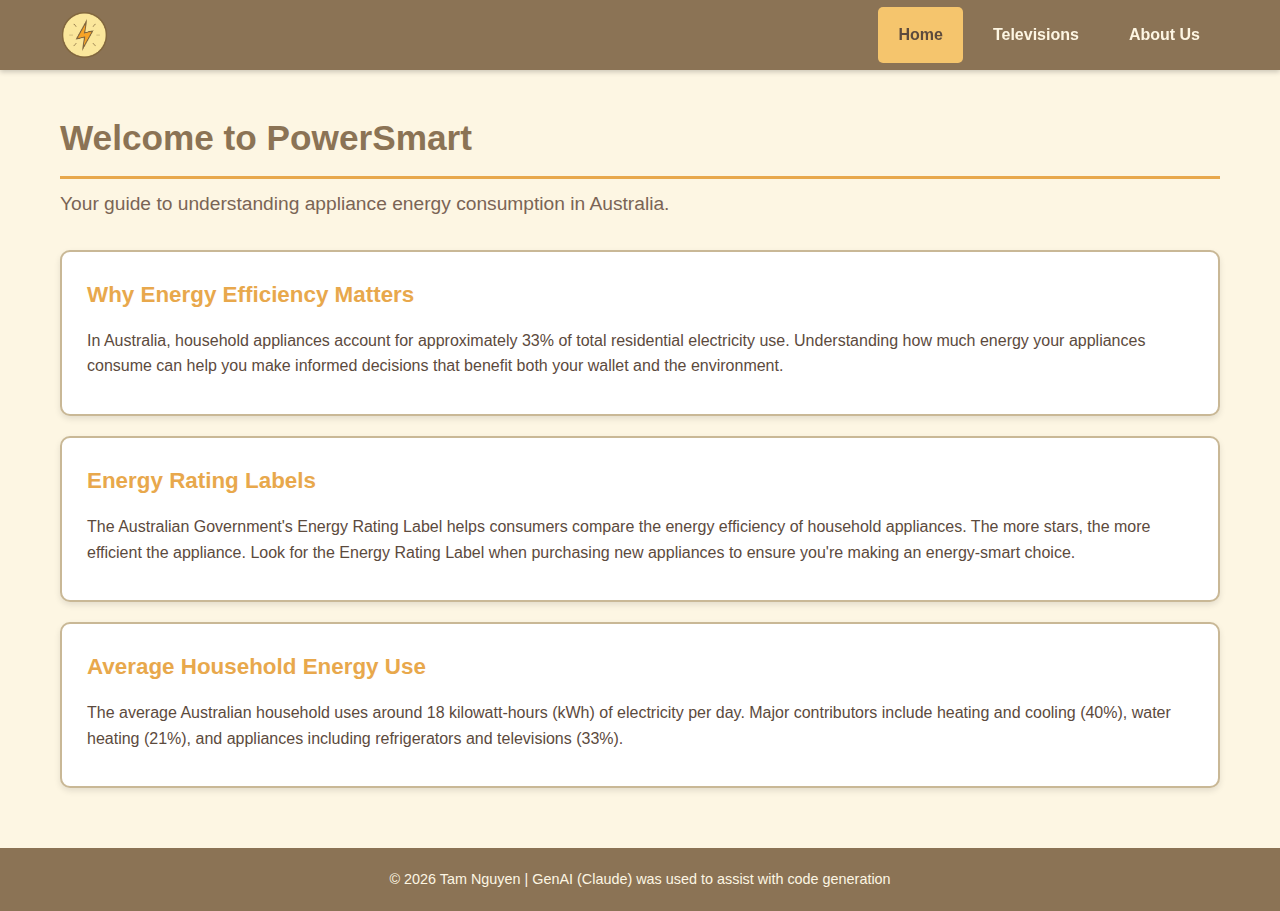
<file: W4-Energy-Website/index.html>
<!doctype html>
<html lang="en">
  <head>
    <meta charset="UTF-8" />
    <meta name="viewport" content="width=device-width, initial-scale=1.0" />
    <meta
      name="description"
      content="Australian Appliance Energy Consumption Information"
    />
    <title>PowerSmart - Home</title>
    <link rel="stylesheet" href="css/styles.css" />
    <script src="https://d3js.org/d3.v7.min.js"></script>
  </head>
  <body>
    <header>
      <nav class="navbar">
        <a
          href="#"
          class="logo"
          onclick="
            showPage('home');
            return false;
          "
        >
          <img src="images/PowerIcon.png" alt="PowerSmart Logo" />
        </a>
        <ul class="nav-links">
          <li>
            <a
              href="#"
              id="nav-home"
              class="nav-link active"
              onclick="
                showPage('home');
                return false;
              "
              >Home</a
            >
          </li>
          <li>
            <a
              href="#"
              id="nav-televisions"
              class="nav-link"
              onclick="
                showPage('televisions');
                return false;
              "
              >Televisions</a
            >
          </li>
          <li>
            <a
              href="#"
              id="nav-about"
              class="nav-link"
              onclick="
                showPage('about');
                return false;
              "
              >About Us</a
            >
          </li>
        </ul>
      </nav>
    </header>

    <main>
      <!-- Home Page -->
      <section id="page-home" class="page active">
        <h1>Welcome to PowerSmart</h1>
        <p class="intro">
          Your guide to understanding appliance energy consumption in Australia.
        </p>

        <div class="content-box">
          <h2>Why Energy Efficiency Matters</h2>
          <p>
            In Australia, household appliances account for approximately 33% of
            total residential electricity use. Understanding how much energy
            your appliances consume can help you make informed decisions that
            benefit both your wallet and the environment.
          </p>
        </div>

        <div class="content-box">
          <h2>Energy Rating Labels</h2>
          <p>
            The Australian Government's Energy Rating Label helps consumers
            compare the energy efficiency of household appliances. The more
            stars, the more efficient the appliance. Look for the Energy Rating
            Label when purchasing new appliances to ensure you're making an
            energy-smart choice.
          </p>
        </div>

        <div class="content-box">
          <h2>Average Household Energy Use</h2>
          <p>
            The average Australian household uses around 18 kilowatt-hours (kWh)
            of electricity per day. Major contributors include heating and
            cooling (40%), water heating (21%), and appliances including
            refrigerators and televisions (33%).
          </p>
        </div>
      </section>

      <!-- Televisions Page -->
      <section id="page-televisions" class="page">
        <h1>Television Energy Consumption</h1>
        <p class="intro">
          Learn about energy usage patterns for televisions in Australian
          households.
        </p>

        <div class="content-box">
          <h2>TV Energy Facts</h2>
          <p>
            Televisions are one of the most commonly used appliances in
            Australian homes. The average TV is used for about 6 hours per day,
            and accounts for around 5-10% of household electricity consumption.
          </p>
        </div>

        <div class="content-box">
          <h2>Types of TVs and Energy Use</h2>
          <p>
            <strong>LED TVs:</strong> Most energy efficient, using 50-100 watts
            for a 50-inch screen.
          </p>
          <p>
            <strong>OLED TVs:</strong> Moderate energy use, around 80-150 watts
            for similar sizes.
          </p>
          <p>
            <strong>Older Plasma/LCD:</strong> Higher consumption, potentially
            150-300 watts.
          </p>
        </div>

        <div class="content-box">
          <h2>Energy Saving Tips</h2>
          <ul>
            <li>Reduce screen brightness to lower energy consumption</li>
            <li>Enable power-saving mode if available</li>
            <li>
              Turn off the TV completely rather than leaving it on standby
            </li>
            <li>Consider screen size - larger screens use more energy</li>
            <li>Look for TVs with high Energy Star ratings when purchasing</li>
          </ul>
        </div>

        <!-- Horizontal Bar Chart - TVs by Brand -->
        <div class="content-box">
          <h2>TVs by Brand</h2>
          <p>
            This chart shows the number of TV models registered by each of the
            top brands in the Australian market.
          </p>
          <div class="chart-container" id="chart-brands-horizontal">
            <p style="color: #a8dadc">Loading chart...</p>
          </div>
        </div>
      </section>

      <!-- About Us Page -->
      <section id="page-about" class="page">
        <h1>About Us</h1>
        <p class="intro">
          Learn more about our mission to promote energy awareness in Australia.
        </p>

        <div class="content-box">
          <h2>Our Mission</h2>
          <p>
            PowerSmart is dedicated to helping Australian households understand
            and reduce their energy consumption. We provide accessible
            information about appliance energy use to empower consumers to make
            environmentally responsible choices.
          </p>
        </div>

        <div class="content-box">
          <h2>Why We Exist</h2>
          <p>
            With rising energy costs and growing environmental concerns,
            understanding household energy consumption has never been more
            important. We aim to bridge the gap between complex energy data and
            everyday consumer decisions.
          </p>
        </div>

        <div class="content-box">
          <h2>Data Sources</h2>
          <p>
            Our information is compiled from various Australian government
            sources including the Department of Climate Change, Energy, the
            Environment and Water, as well as the Energy Rating initiative
            managed by state and territory governments.
          </p>
        </div>
      </section>
    </main>

    <footer>
      <p>
        &copy; 2026 Tam Nguyen | GenAI (Claude) was used to assist with code
        generation
      </p>
    </footer>

    <script src="js/scripts.js"></script>
    <script src="js/charts.js"></script>
  </body>
</html>
</file>
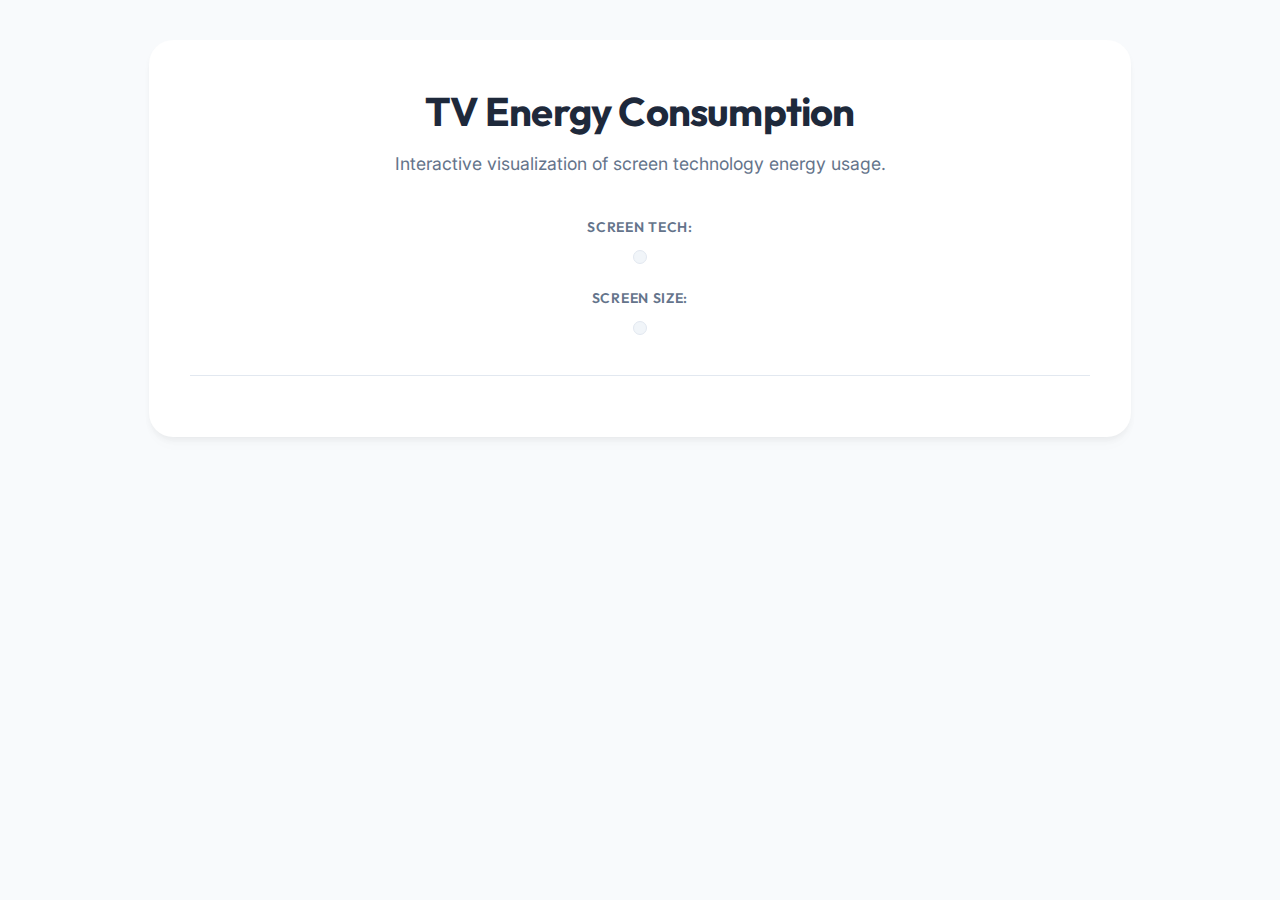
<file: W6/index.html>
<!DOCTYPE html>
<html lang="en">
<head>
    <meta charset="UTF-8">
    <meta name="viewport" content="width=device-width, initial-scale=1.0">
    <title>TV Energy Consumption Histogram</title>
    
    <!-- CSS Dependencies -->
    <link rel="stylesheet" href="css/base.css">
    <link rel="stylesheet" href="css/visualisations.css">
    
    <!-- Google Fonts -->
    <link rel="preconnect" href="https://fonts.googleapis.com">
    <link rel="preconnect" href="https://fonts.gstatic.com" crossorigin>
    <link href="https://fonts.googleapis.com/css2?family=Inter:wght@400;500;600&family=Outfit:wght@500;700&display=swap" rel="stylesheet">
    
    <!-- D3.js -->
    <script src="https://d3js.org/d3.v7.min.js"></script>
</head>
<body>
    <div class="container">
        <div class="header-section">
            <h1>TV Energy Consumption</h1>
            <p class="subtitle">Interactive visualization of screen technology energy usage.</p>
        </div>
        
        <div class="filter-group">
            <span class="filter-label">Screen Tech:</span>
            <div id="filters_screen" class="controls">
                <!-- Tech buttons injected here by populateFilters() -->
            </div>
        </div>

        <div class="filter-group">
            <span class="filter-label">Screen Size:</span>
            <div id="filters_size" class="controls">
                <!-- Size buttons injected here by populateFilters() -->
            </div>
        </div>

        <div id="histogram" class="responsive-svg-container"></div>
    </div>

    <!-- JS Scripts (Order matters) -->
    <script src="js/shared-constants.js"></script>
    <script src="js/histogram.js"></script>
    <script src="js/interactions.js"></script>
    <script src="js/load-data.js"></script>
</body>
</html>
</file>
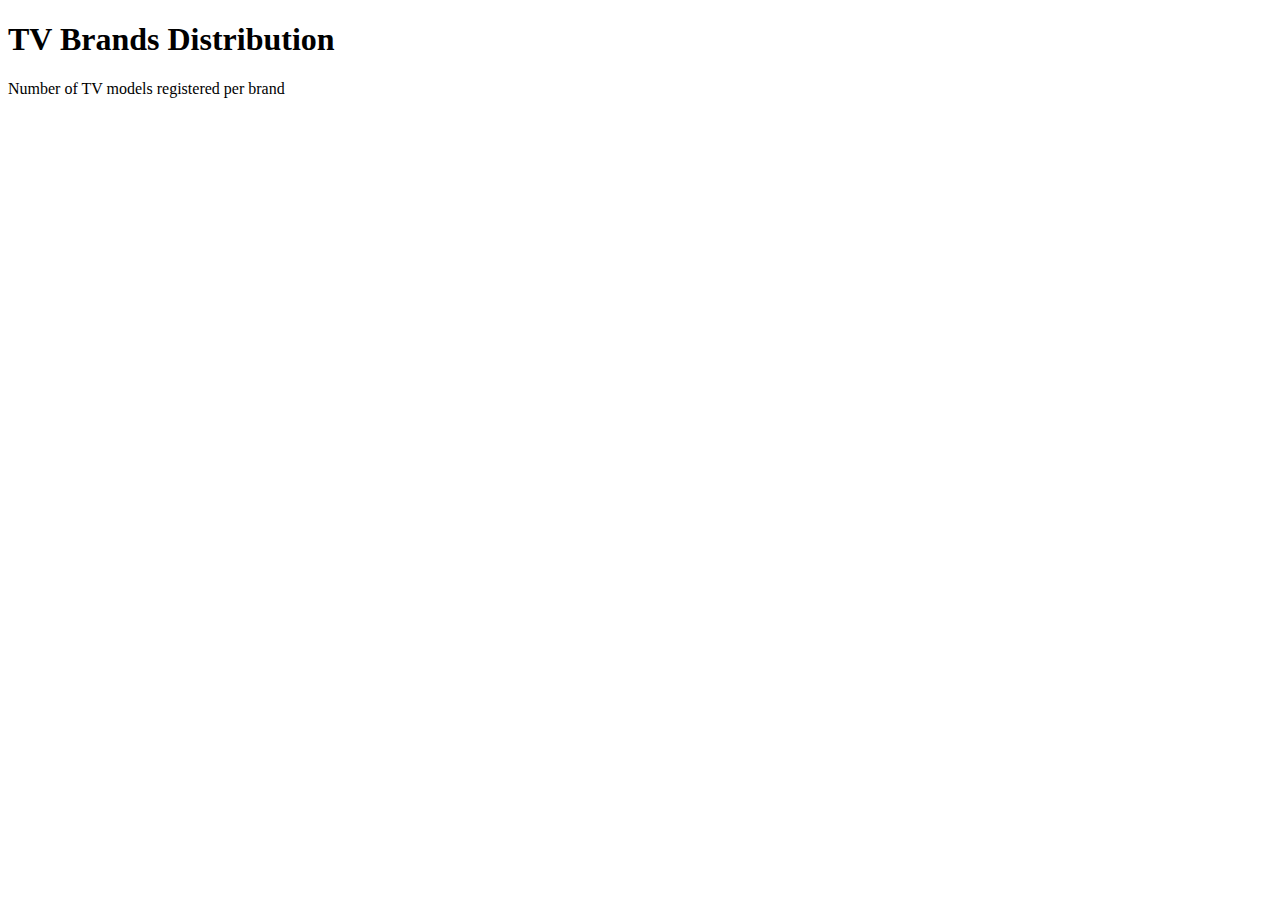
<file: website-with-bar-chart/index.html>
<!doctype html>
<html lang="en">
  <head>
    <meta charset="UTF-8" />
    <meta name="viewport" content="width=device-width, initial-scale=1.0" />
    <meta name="description" content="Horizontal Bar Chart of TV Brands" />
    <title>TV Brands Distribution</title>
    <link
      href="https://fonts.googleapis.com/css2?family=Inter:wght@400;600;800&display=swap"
      rel="stylesheet"
    />
    <link rel="stylesheet" href="style.css" />
  </head>
  <body>
    <div class="container">
      <header>
        <h1>TV Brands Distribution</h1>
        <p>Number of TV models registered per brand</p>
      </header>
      <main>
        <div class="responsive-svg-container"></div>
      </main>
    </div>
    <div id="tooltip" class="tooltip"></div>

    <script src="https://d3js.org/d3.v7.min.js"></script>
    <script src="main.js"></script>
  </body>
</html>
</file>
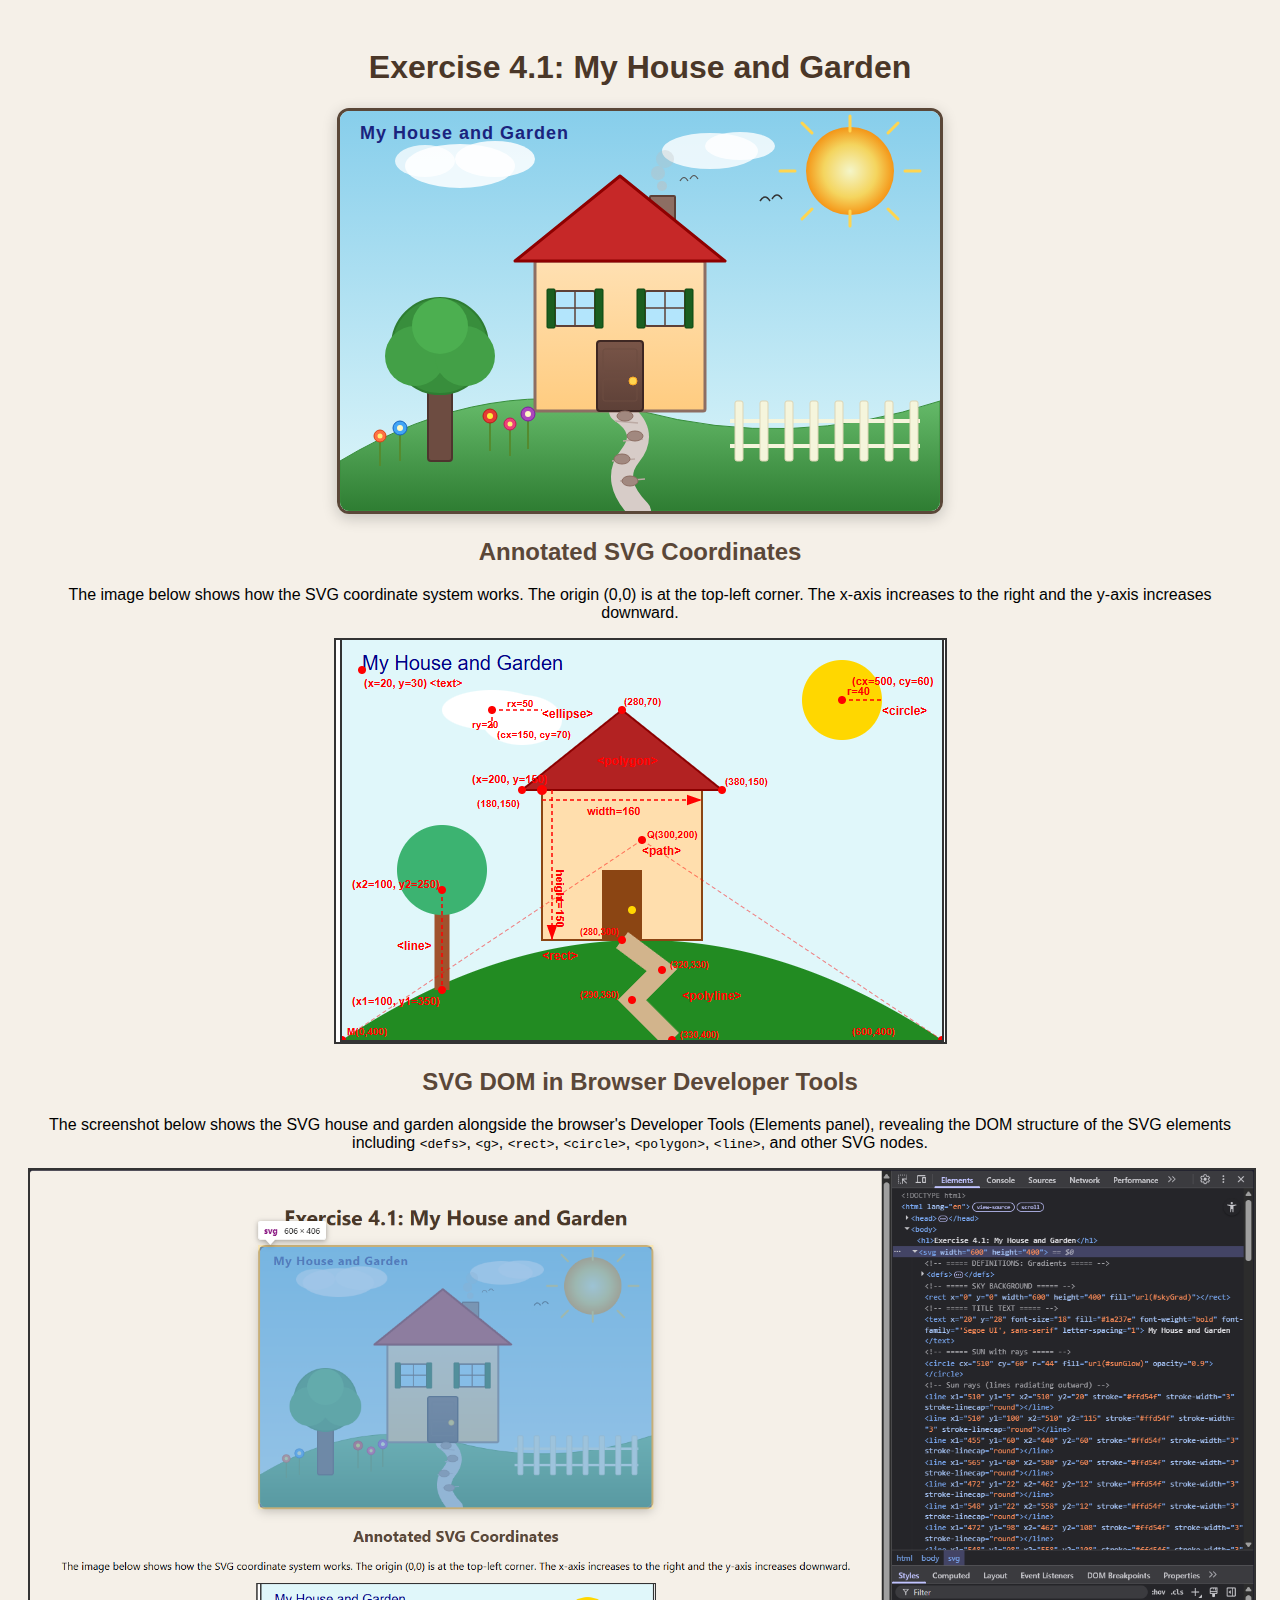
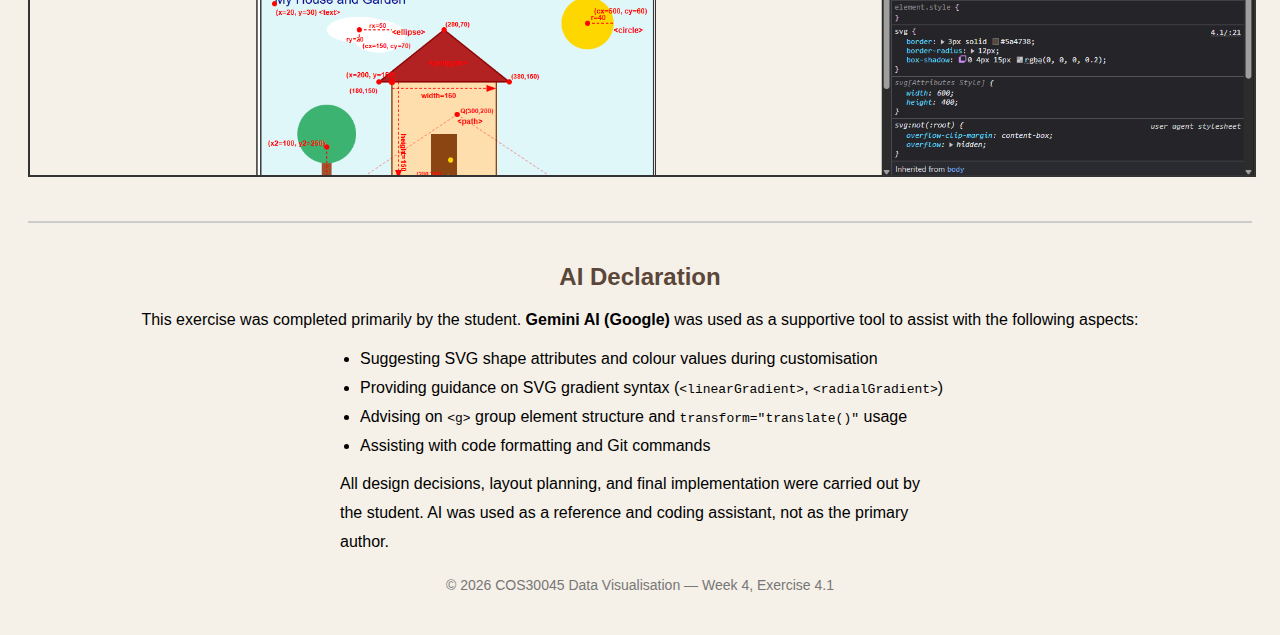
<file: W4/4.1/index.html>
<!doctype html>
<html lang="en">
  <head>
    <meta charset="UTF-8" />
    <meta name="viewport" content="width=device-width, initial-scale=1.0" />
    <title>Exercise 4.1 - House and Garden SVG</title>
    <style>
      body {
        font-family: "Segoe UI", sans-serif;
        text-align: center;
        padding: 20px;
        background-color: #f5f0e8;
      }
      h1 {
        color: #4a3728;
      }
      h2 {
        color: #5a4738;
      }
      /* Gives the SVG container a visible border and rounded corners */
      svg {
        border: 3px solid #5a4738;
        border-radius: 12px;
        box-shadow: 0 4px 15px rgba(0, 0, 0, 0.2);
      }
    </style>
  </head>
  <body>
    <h1>Exercise 4.1: My House and Garden</h1>

    <svg width="600" height="400">
      <!-- ===== DEFINITIONS: Gradients ===== -->
      <defs>
        <!-- Sky gradient -->
        <linearGradient id="skyGrad" x1="0" y1="0" x2="0" y2="1">
          <stop offset="0%" stop-color="#87CEEB" />
          <stop offset="100%" stop-color="#e0f7fa" />
        </linearGradient>
        <!-- Sun glow -->
        <radialGradient id="sunGlow" cx="50%" cy="50%" r="50%">
          <stop offset="0%" stop-color="#fff9c4" />
          <stop offset="60%" stop-color="#ffd54f" />
          <stop offset="100%" stop-color="#ff8f00" />
        </radialGradient>
        <!-- Grass gradient -->
        <linearGradient id="grassGrad" x1="0" y1="0" x2="0" y2="1">
          <stop offset="0%" stop-color="#66bb6a" />
          <stop offset="100%" stop-color="#2e7d32" />
        </linearGradient>
        <!-- Wall texture gradient -->
        <linearGradient id="wallGrad" x1="0" y1="0" x2="0" y2="1">
          <stop offset="0%" stop-color="#ffe0b2" />
          <stop offset="100%" stop-color="#ffcc80" />
        </linearGradient>
        <!-- Door gradient -->
        <linearGradient id="doorGrad" x1="0" y1="0" x2="0" y2="1">
          <stop offset="0%" stop-color="#795548" />
          <stop offset="100%" stop-color="#5d4037" />
        </linearGradient>
      </defs>

      <!-- ===== SKY BACKGROUND ===== -->
      <rect x="0" y="0" width="600" height="400" fill="url(#skyGrad)" />

      <!-- ===== TITLE TEXT ===== -->
      <text
        x="20"
        y="28"
        font-size="18"
        fill="#1a237e"
        font-weight="bold"
        font-family="'Segoe UI', sans-serif"
        letter-spacing="1"
      >
        My House and Garden
      </text>

      <!-- ===== SUN with rays ===== -->
      <circle cx="510" cy="60" r="44" fill="url(#sunGlow)" opacity="0.9" />
      <!-- Sun rays (lines radiating outward) -->
      <line
        x1="510"
        y1="5"
        x2="510"
        y2="20"
        stroke="#ffd54f"
        stroke-width="3"
        stroke-linecap="round"
      />
      <line
        x1="510"
        y1="100"
        x2="510"
        y2="115"
        stroke="#ffd54f"
        stroke-width="3"
        stroke-linecap="round"
      />
      <line
        x1="455"
        y1="60"
        x2="440"
        y2="60"
        stroke="#ffd54f"
        stroke-width="3"
        stroke-linecap="round"
      />
      <line
        x1="565"
        y1="60"
        x2="580"
        y2="60"
        stroke="#ffd54f"
        stroke-width="3"
        stroke-linecap="round"
      />
      <line
        x1="472"
        y1="22"
        x2="462"
        y2="12"
        stroke="#ffd54f"
        stroke-width="3"
        stroke-linecap="round"
      />
      <line
        x1="548"
        y1="22"
        x2="558"
        y2="12"
        stroke="#ffd54f"
        stroke-width="3"
        stroke-linecap="round"
      />
      <line
        x1="472"
        y1="98"
        x2="462"
        y2="108"
        stroke="#ffd54f"
        stroke-width="3"
        stroke-linecap="round"
      />
      <line
        x1="548"
        y1="98"
        x2="558"
        y2="108"
        stroke="#ffd54f"
        stroke-width="3"
        stroke-linecap="round"
      />

      <!-- ===== CLOUDS (ellipses - moved & restyled) ===== -->
      <ellipse cx="120" cy="55" rx="55" ry="22" fill="white" opacity="0.85" />
      <ellipse cx="155" cy="48" rx="40" ry="18" fill="white" opacity="0.85" />
      <ellipse cx="85" cy="50" rx="30" ry="16" fill="white" opacity="0.75" />
      <!-- Second cloud cluster -->
      <ellipse cx="370" cy="40" rx="48" ry="18" fill="white" opacity="0.8" />
      <ellipse cx="400" cy="35" rx="35" ry="14" fill="white" opacity="0.8" />

      <!-- ===== BIRDS (paths) ===== -->
      <path
        d="M 420 90 Q 425 82 430 90"
        fill="none"
        stroke="#333"
        stroke-width="1.5"
      />
      <path
        d="M 432 88 Q 437 80 442 88"
        fill="none"
        stroke="#333"
        stroke-width="1.5"
      />
      <path
        d="M 340 70 Q 344 63 348 70"
        fill="none"
        stroke="#555"
        stroke-width="1.2"
      />
      <path
        d="M 350 68 Q 354 61 358 68"
        fill="none"
        stroke="#555"
        stroke-width="1.2"
      />

      <!-- ===== GREEN HILL / GROUND (path - reshaped) ===== -->
      <path
        d="M 0 350 Q 150 260 300 300 Q 450 340 600 290 L 600 400 L 0 400 Z"
        fill="url(#grassGrad)"
        stroke="#388e3c"
        stroke-width="1"
      />

      <!-- ===== GARDEN PATH (polyline - curved stone path) ===== -->
      <path
        d="M 280 300 Q 310 320 290 345 Q 270 370 300 400"
        fill="none"
        stroke="#d7ccc8"
        stroke-width="22"
        stroke-linecap="round"
      />
      <!-- Path stone lines -->
      <line
        x1="275"
        y1="310"
        x2="298"
        y2="312"
        stroke="#bcaaa4"
        stroke-width="1.5"
      />
      <line
        x1="283"
        y1="330"
        x2="303"
        y2="328"
        stroke="#bcaaa4"
        stroke-width="1.5"
      />
      <line
        x1="272"
        y1="350"
        x2="295"
        y2="348"
        stroke="#bcaaa4"
        stroke-width="1.5"
      />
      <line
        x1="280"
        y1="370"
        x2="305"
        y2="368"
        stroke="#bcaaa4"
        stroke-width="1.5"
      />

      <!-- ===== PICKET FENCE (rects + lines) ===== -->
      <!-- Horizontal rails -->
      <line
        x1="390"
        y1="310"
        x2="580"
        y2="310"
        stroke="#f5f5dc"
        stroke-width="4"
      />
      <line
        x1="390"
        y1="335"
        x2="580"
        y2="335"
        stroke="#f5f5dc"
        stroke-width="4"
      />
      <!-- Fence pickets -->
      <rect
        x="395"
        y="290"
        width="8"
        height="60"
        rx="2"
        fill="#f5f5dc"
        stroke="#ddd5b5"
        stroke-width="1"
      />
      <rect
        x="420"
        y="290"
        width="8"
        height="60"
        rx="2"
        fill="#f5f5dc"
        stroke="#ddd5b5"
        stroke-width="1"
      />
      <rect
        x="445"
        y="290"
        width="8"
        height="60"
        rx="2"
        fill="#f5f5dc"
        stroke="#ddd5b5"
        stroke-width="1"
      />
      <rect
        x="470"
        y="290"
        width="8"
        height="60"
        rx="2"
        fill="#f5f5dc"
        stroke="#ddd5b5"
        stroke-width="1"
      />
      <rect
        x="495"
        y="290"
        width="8"
        height="60"
        rx="2"
        fill="#f5f5dc"
        stroke="#ddd5b5"
        stroke-width="1"
      />
      <rect
        x="520"
        y="290"
        width="8"
        height="60"
        rx="2"
        fill="#f5f5dc"
        stroke="#ddd5b5"
        stroke-width="1"
      />
      <rect
        x="545"
        y="290"
        width="8"
        height="60"
        rx="2"
        fill="#f5f5dc"
        stroke="#ddd5b5"
        stroke-width="1"
      />
      <rect
        x="570"
        y="290"
        width="8"
        height="60"
        rx="2"
        fill="#f5f5dc"
        stroke="#ddd5b5"
        stroke-width="1"
      />

      <!-- ===== HOUSE BODY (rect - new fill gradient + stroke) ===== -->
      <rect
        x="195"
        y="150"
        width="170"
        height="150"
        fill="url(#wallGrad)"
        stroke="#8d6e63"
        stroke-width="3"
        rx="2"
      />

      <!-- ===== CHIMNEY (rect - new addition) ===== -->
      <rect
        x="310"
        y="85"
        width="25"
        height="65"
        fill="#8d6e63"
        stroke="#5d4037"
        stroke-width="2"
        rx="1"
      />
      <!-- Smoke (small circles) -->
      <circle cx="322" cy="75" r="5" fill="#bdbdbd" opacity="0.5" />
      <circle cx="318" cy="62" r="7" fill="#bdbdbd" opacity="0.4" />
      <circle cx="325" cy="48" r="9" fill="#bdbdbd" opacity="0.3" />

      <!-- ===== ROOF (polygon - enhanced) ===== -->
      <polygon
        points="175,150 280,65 385,150"
        fill="#c62828"
        stroke="#8e0000"
        stroke-width="3"
        stroke-linejoin="round"
      />

      <!-- ===== WINDOWS (grouped with <g> for identical styling) ===== -->
      <!-- Parent group applies shared stroke color to all window elements -->
      <g stroke="#5d4037">
        <!-- Left window: positioned using transform="translate(215, 180)" -->
        <g transform="translate(215, 180)">
          <!-- Glass pane (40x35, relative to 0,0) -->
          <rect
            x="0"
            y="0"
            width="40"
            height="35"
            fill="#b3e5fc"
            stroke-width="2"
            rx="2"
          />
          <!-- Vertical cross-bar -->
          <line x1="20" y1="0" x2="20" y2="35" stroke-width="1.5" />
          <!-- Horizontal cross-bar -->
          <line x1="0" y1="17" x2="40" y2="17" stroke-width="1.5" />
          <!-- Left shutter -->
          <rect
            x="-8"
            y="-2"
            width="8"
            height="39"
            fill="#1b5e20"
            stroke="#0d4710"
            stroke-width="1"
            rx="1"
          />
          <!-- Right shutter -->
          <rect
            x="40"
            y="-2"
            width="8"
            height="39"
            fill="#1b5e20"
            stroke="#0d4710"
            stroke-width="1"
            rx="1"
          />
        </g>

        <!-- Right window: positioned using transform="translate(305, 180)" -->
        <g transform="translate(305, 180)">
          <!-- Glass pane (40x35, relative to 0,0) -->
          <rect
            x="0"
            y="0"
            width="40"
            height="35"
            fill="#b3e5fc"
            stroke-width="2"
            rx="2"
          />
          <!-- Vertical cross-bar -->
          <line x1="20" y1="0" x2="20" y2="35" stroke-width="1.5" />
          <!-- Horizontal cross-bar -->
          <line x1="0" y1="17" x2="40" y2="17" stroke-width="1.5" />
          <!-- Left shutter -->
          <rect
            x="-8"
            y="-2"
            width="8"
            height="39"
            fill="#1b5e20"
            stroke="#0d4710"
            stroke-width="1"
            rx="1"
          />
          <!-- Right shutter -->
          <rect
            x="40"
            y="-2"
            width="8"
            height="39"
            fill="#1b5e20"
            stroke="#0d4710"
            stroke-width="1"
            rx="1"
          />
        </g>
      </g>

      <!-- ===== DOOR (rect - enhanced) ===== -->
      <rect
        x="257"
        y="230"
        width="46"
        height="70"
        fill="url(#doorGrad)"
        stroke="#3e2723"
        stroke-width="2"
        rx="3"
      />
      <!-- Door panels -->
      <rect
        x="263"
        y="238"
        width="34"
        height="22"
        rx="2"
        fill="none"
        stroke="#6d4c41"
        stroke-width="1"
      />
      <rect
        x="263"
        y="268"
        width="34"
        height="22"
        rx="2"
        fill="none"
        stroke="#6d4c41"
        stroke-width="1"
      />
      <!-- Doorknob -->
      <circle
        cx="293"
        cy="270"
        r="4"
        fill="#ffd54f"
        stroke="#f9a825"
        stroke-width="1"
      />

      <!-- ===== TREE (line + circles - enhanced) ===== -->
      <!-- Tree trunk -->
      <rect
        x="88"
        y="250"
        width="24"
        height="100"
        fill="#6d4c41"
        stroke="#4e342e"
        stroke-width="2"
        rx="3"
      />
      <!-- Tree foliage (layered circles for depth) -->
      <circle
        cx="100"
        cy="235"
        r="48"
        fill="#388e3c"
        stroke="#2e7d32"
        stroke-width="2"
      />
      <circle cx="75" cy="245" r="30" fill="#43a047" />
      <circle cx="125" cy="245" r="30" fill="#43a047" />
      <circle cx="100" cy="215" r="28" fill="#4caf50" />

      <!-- ===== FLOWER GARDEN (circles + lines - new addition) ===== -->
      <!-- Flower 1 (red) -->
      <line
        x1="150"
        y1="340"
        x2="150"
        y2="310"
        stroke="#558b2f"
        stroke-width="2"
      />
      <circle
        cx="150"
        cy="305"
        r="7"
        fill="#e53935"
        stroke="#b71c1c"
        stroke-width="1"
      />
      <circle cx="150" cy="305" r="3" fill="#ffeb3b" />
      <!-- Flower 2 (pink) -->
      <line
        x1="170"
        y1="345"
        x2="170"
        y2="318"
        stroke="#558b2f"
        stroke-width="2"
      />
      <circle
        cx="170"
        cy="313"
        r="6"
        fill="#ec407a"
        stroke="#c2185b"
        stroke-width="1"
      />
      <circle cx="170" cy="313" r="2.5" fill="#fff176" />
      <!-- Flower 3 (purple) -->
      <line
        x1="188"
        y1="338"
        x2="188"
        y2="308"
        stroke="#558b2f"
        stroke-width="2"
      />
      <circle
        cx="188"
        cy="303"
        r="7"
        fill="#ab47bc"
        stroke="#7b1fa2"
        stroke-width="1"
      />
      <circle cx="188" cy="303" r="3" fill="#fff9c4" />
      <!-- Flower 4 (orange) -->
      <line
        x1="40"
        y1="355"
        x2="40"
        y2="330"
        stroke="#558b2f"
        stroke-width="2"
      />
      <circle
        cx="40"
        cy="325"
        r="6"
        fill="#ff7043"
        stroke="#d84315"
        stroke-width="1"
      />
      <circle cx="40" cy="325" r="2.5" fill="#fff176" />
      <!-- Flower 5 (blue) -->
      <line
        x1="60"
        y1="350"
        x2="60"
        y2="322"
        stroke="#558b2f"
        stroke-width="2"
      />
      <circle
        cx="60"
        cy="317"
        r="7"
        fill="#42a5f5"
        stroke="#1565c0"
        stroke-width="1"
      />
      <circle cx="60" cy="317" r="3" fill="#fff9c4" />

      <!-- ===== STEPPING STONES on path ===== -->
      <ellipse
        cx="285"
        cy="305"
        rx="8"
        ry="5"
        fill="#a1887f"
        stroke="#8d6e63"
        stroke-width="1"
      />
      <ellipse
        cx="295"
        cy="325"
        rx="8"
        ry="5"
        fill="#a1887f"
        stroke="#8d6e63"
        stroke-width="1"
      />
      <ellipse
        cx="282"
        cy="348"
        rx="8"
        ry="5"
        fill="#a1887f"
        stroke="#8d6e63"
        stroke-width="1"
      />
      <ellipse
        cx="290"
        cy="370"
        rx="8"
        ry="5"
        fill="#a1887f"
        stroke="#8d6e63"
        stroke-width="1"
      />
    </svg>

    <h2>Annotated SVG Coordinates</h2>
    <p>
      The image below shows how the SVG coordinate system works. The origin
      (0,0) is at the top-left corner. The x-axis increases to the right and the
      y-axis increases downward.
    </p>
    <img
      src="annotated-svg.png"
      alt="Annotated SVG showing shape coordinates"
      style="max-width: 100%; border: 2px solid #333"
    />

    <h2>SVG DOM in Browser Developer Tools</h2>
    <p>
      The screenshot below shows the SVG house and garden alongside the
      browser's Developer Tools (Elements panel), revealing the DOM structure of
      the SVG elements including <code>&lt;defs&gt;</code>,
      <code>&lt;g&gt;</code>, <code>&lt;rect&gt;</code>,
      <code>&lt;circle&gt;</code>, <code>&lt;polygon&gt;</code>,
      <code>&lt;line&gt;</code>, and other SVG nodes.
    </p>
    <img
      src="image.png"
      alt="Screenshot of SVG DOM in browser Developer Tools"
      style="max-width: 100%; border: 2px solid #333"
    />

    <hr style="margin: 40px 0; border: 1px solid #ccc" />

    <h2>AI Declaration</h2>
    <p>
      This exercise was completed primarily by the student.
      <strong>Gemini AI (Google)</strong>
      was used as a supportive tool to assist with the following aspects:
    </p>
    <ul
      style="
        text-align: left;
        max-width: 600px;
        margin: 0 auto;
        line-height: 1.8;
      "
    >
      <li>
        Suggesting SVG shape attributes and colour values during customisation
      </li>
      <li>
        Providing guidance on SVG gradient syntax
        (<code>&lt;linearGradient&gt;</code>,
        <code>&lt;radialGradient&gt;</code>)
      </li>
      <li>
        Advising on <code>&lt;g&gt;</code> group element structure and
        <code>transform="translate()"</code> usage
      </li>
      <li>Assisting with code formatting and Git commands</li>
    </ul>
    <p
      style="
        text-align: left;
        max-width: 600px;
        margin: 10px auto 0;
        line-height: 1.8;
      "
    >
      All design decisions, layout planning, and final implementation were
      carried out by the student. AI was used as a reference and coding
      assistant, not as the primary author.
    </p>
    <p style="margin-top: 20px; font-size: 14px; color: #777">
      &copy; 2026 COS30045 Data Visualisation — Week 4, Exercise 4.1
    </p>
  </body>
</html>
</file>
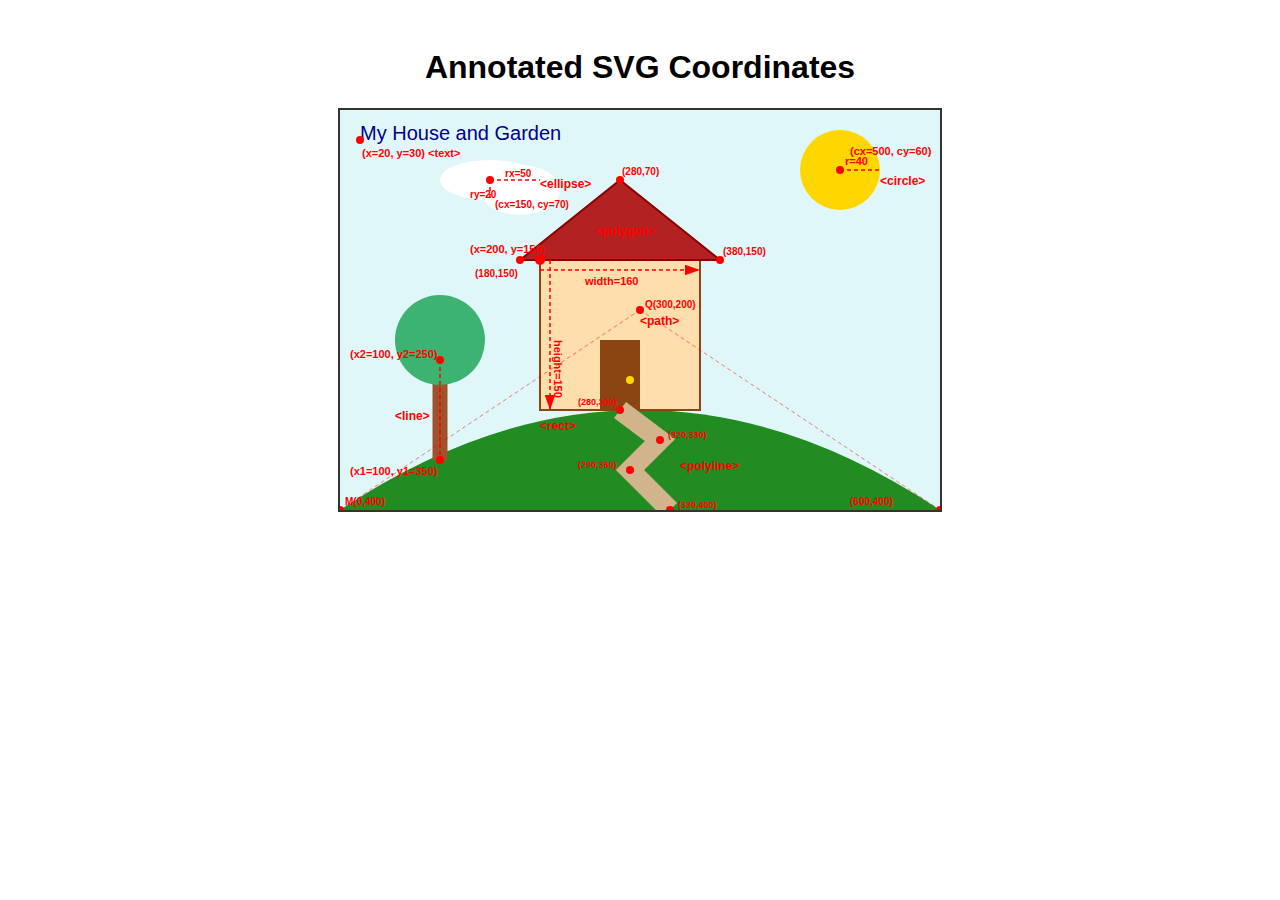
<file: 4.1/annotate.html>
<!doctype html>
<html lang="en">
  <head>
    <meta charset="UTF-8" />
    <meta name="viewport" content="width=device-width, initial-scale=1.0" />
    <title>Annotated SVG - House and Garden</title>
    <style>
      body {
        font-family: sans-serif;
        text-align: center;
        padding: 20px;
        background: #fff;
      }
      svg {
        border: 2px solid #333;
        background-color: #e0f7fa;
      }
    </style>
  </head>
  <body>
    <h1>Annotated SVG Coordinates</h1>

    <svg width="600" height="400">
      <!-- ===== ORIGINAL DRAWING ===== -->

      <!-- Text -->
      <text x="20" y="30" font-size="20" fill="darkblue">
        My House and Garden
      </text>

      <!-- Path (Garden Hill) -->
      <path d="M 0 400 Q 300 200 600 400 Z" fill="forestgreen" />

      <!-- Circle (Sun) -->
      <circle cx="500" cy="60" r="40" fill="gold" />

      <!-- Ellipses (Clouds) -->
      <ellipse cx="150" cy="70" rx="50" ry="20" fill="white" />
      <ellipse cx="180" cy="80" rx="40" ry="25" fill="white" />

      <!-- Rect (House Body) -->
      <rect
        x="200"
        y="150"
        width="160"
        height="150"
        fill="navajowhite"
        stroke="saddlebrown"
        stroke-width="2"
      />

      <!-- Door -->
      <rect x="260" y="230" width="40" height="70" fill="saddlebrown" />
      <!-- Doorknob -->
      <circle cx="290" cy="270" r="4" fill="gold" />

      <!-- Polygon (Roof) -->
      <polygon
        points="180,150 280,70 380,150"
        fill="firebrick"
        stroke="darkred"
        stroke-width="2"
      />

      <!-- Line (Tree Trunk) -->
      <line
        x1="100"
        y1="350"
        x2="100"
        y2="250"
        stroke="sienna"
        stroke-width="15"
      />

      <!-- Tree Top -->
      <circle cx="100" cy="230" r="45" fill="mediumseagreen" />

      <!-- Polyline (Walkway) -->
      <polyline
        points="280,300 320,330 290,360 330,400"
        fill="none"
        stroke="tan"
        stroke-width="20"
      />

      <!-- ===== ANNOTATIONS ===== -->
      <!-- Annotation styles: red dots, red dashed lines, red text labels -->

      <!-- ── 1. <rect> (House) ── -->
      <!-- Dot at top-left corner -->
      <circle cx="200" cy="150" r="5" fill="red" />
      <!-- Label for top-left corner -->
      <text x="130" y="143" font-size="11" fill="red" font-weight="bold">
        (x=200, y=150)
      </text>
      <!-- Arrow showing width -->
      <line
        x1="200"
        y1="160"
        x2="360"
        y2="160"
        stroke="red"
        stroke-width="1.5"
        stroke-dasharray="4,3"
        marker-end="url(#arrowhead)"
      />
      <text x="245" y="175" font-size="11" fill="red" font-weight="bold">
        width=160
      </text>
      <!-- Arrow showing height -->
      <line
        x1="210"
        y1="150"
        x2="210"
        y2="300"
        stroke="red"
        stroke-width="1.5"
        stroke-dasharray="4,3"
        marker-end="url(#arrowhead)"
      />
      <text
        x="214"
        y="230"
        font-size="11"
        fill="red"
        font-weight="bold"
        transform="rotate(90, 214, 230)"
      >
        height=150
      </text>
      <!-- Shape label -->
      <text x="200" y="320" font-size="12" fill="red" font-weight="bold">
        &lt;rect&gt;
      </text>

      <!-- ── 2. <circle> (Sun) ── -->
      <!-- Dot at center -->
      <circle cx="500" cy="60" r="4" fill="red" />
      <!-- Label for center -->
      <text x="510" y="45" font-size="11" fill="red" font-weight="bold">
        (cx=500, cy=60)
      </text>
      <!-- Radius line -->
      <line
        x1="500"
        y1="60"
        x2="540"
        y2="60"
        stroke="red"
        stroke-width="1.5"
        stroke-dasharray="4,3"
      />
      <text x="505" y="55" font-size="11" fill="red" font-weight="bold">
        r=40
      </text>
      <!-- Shape label -->
      <text x="540" y="75" font-size="12" fill="red" font-weight="bold">
        &lt;circle&gt;
      </text>

      <!-- ── 3. <line> (Tree Trunk) ── -->
      <!-- Dot at bottom -->
      <circle cx="100" cy="350" r="4" fill="red" />
      <text x="10" y="365" font-size="11" fill="red" font-weight="bold">
        (x1=100, y1=350)
      </text>
      <!-- Dot at top -->
      <circle cx="100" cy="250" r="4" fill="red" />
      <text x="10" y="248" font-size="11" fill="red" font-weight="bold">
        (x2=100, y2=250)
      </text>
      <!-- Connecting dashed line -->
      <line
        x1="100"
        y1="250"
        x2="100"
        y2="350"
        stroke="red"
        stroke-width="1.5"
        stroke-dasharray="4,3"
      />
      <!-- Shape label -->
      <text x="55" y="310" font-size="12" fill="red" font-weight="bold">
        &lt;line&gt;
      </text>

      <!-- ── 4. <polygon> (Roof) ── -->
      <!-- Three corner dots and labels -->
      <circle cx="180" cy="150" r="4" fill="red" />
      <text x="135" y="167" font-size="10" fill="red" font-weight="bold">
        (180,150)
      </text>

      <circle cx="280" cy="70" r="4" fill="red" />
      <text x="282" y="65" font-size="10" fill="red" font-weight="bold">
        (280,70)
      </text>

      <circle cx="380" cy="150" r="4" fill="red" />
      <text x="383" y="145" font-size="10" fill="red" font-weight="bold">
        (380,150)
      </text>
      <!-- Shape label -->
      <text x="255" y="125" font-size="12" fill="red" font-weight="bold">
        &lt;polygon&gt;
      </text>

      <!-- ── 5. <text> ── -->
      <!-- Dot at text anchor -->
      <circle cx="20" cy="30" r="4" fill="red" />
      <text x="22" y="47" font-size="11" fill="red" font-weight="bold">
        (x=20, y=30) &lt;text&gt;
      </text>

      <!-- ── 6. <ellipse> (Cloud) ── -->
      <!-- Dot at center of first ellipse -->
      <circle cx="150" cy="70" r="4" fill="red" />
      <text x="155" y="98" font-size="10" fill="red" font-weight="bold">
        (cx=150, cy=70)
      </text>
      <!-- rx line -->
      <line
        x1="150"
        y1="70"
        x2="200"
        y2="70"
        stroke="red"
        stroke-width="1.5"
        stroke-dasharray="4,3"
      />
      <text x="165" y="67" font-size="10" fill="red" font-weight="bold">
        rx=50
      </text>
      <!-- ry line -->
      <line
        x1="150"
        y1="70"
        x2="150"
        y2="90"
        stroke="red"
        stroke-width="1.5"
        stroke-dasharray="4,3"
      />
      <text x="130" y="88" font-size="10" fill="red" font-weight="bold">
        ry=20
      </text>
      <!-- Shape label -->
      <text x="200" y="78" font-size="12" fill="red" font-weight="bold">
        &lt;ellipse&gt;
      </text>

      <!-- ── 7. <path> (Garden Hill) ── -->
      <!-- Start point -->
      <circle cx="0" cy="400" r="4" fill="red" />
      <text x="5" y="395" font-size="10" fill="red" font-weight="bold">
        M(0,400)
      </text>
      <!-- Control point -->
      <circle cx="300" cy="200" r="4" fill="red" />
      <text x="305" y="198" font-size="10" fill="red" font-weight="bold">
        Q(300,200)
      </text>
      <!-- End point -->
      <circle cx="600" cy="400" r="4" fill="red" />
      <text x="510" y="395" font-size="10" fill="red" font-weight="bold">
        (600,400)
      </text>
      <!-- Dashed lines to control point -->
      <line
        x1="0"
        y1="400"
        x2="300"
        y2="200"
        stroke="red"
        stroke-width="1"
        stroke-dasharray="4,3"
        opacity="0.5"
      />
      <line
        x1="300"
        y1="200"
        x2="600"
        y2="400"
        stroke="red"
        stroke-width="1"
        stroke-dasharray="4,3"
        opacity="0.5"
      />
      <!-- Shape label -->
      <text x="300" y="215" font-size="12" fill="red" font-weight="bold">
        &lt;path&gt;
      </text>

      <!-- ── 8. <polyline> (Walkway) ── -->
      <!-- Vertex dots and labels -->
      <circle cx="280" cy="300" r="4" fill="red" />
      <text x="238" y="295" font-size="9" fill="red" font-weight="bold">
        (280,300)
      </text>

      <circle cx="320" cy="330" r="4" fill="red" />
      <text x="328" y="328" font-size="9" fill="red" font-weight="bold">
        (320,330)
      </text>

      <circle cx="290" cy="360" r="4" fill="red" />
      <text x="238" y="358" font-size="9" fill="red" font-weight="bold">
        (290,360)
      </text>

      <circle cx="330" cy="400" r="4" fill="red" />
      <text x="338" y="398" font-size="9" fill="red" font-weight="bold">
        (330,400)
      </text>
      <!-- Shape label -->
      <text x="340" y="360" font-size="12" fill="red" font-weight="bold">
        &lt;polyline&gt;
      </text>

      <!-- Arrowhead marker definition -->
      <defs>
        <marker
          id="arrowhead"
          markerWidth="10"
          markerHeight="7"
          refX="10"
          refY="3.5"
          orient="auto"
        >
          <polygon points="0 0, 10 3.5, 0 7" fill="red" />
        </marker>
      </defs>
    </svg>
  </body>
</html>
</file>
<file: css/style.css>
:root {
    --bg-color: #0d1117;
    --card-bg: #161b22;
    --text-primary: #e6edf3;
    --text-secondary: #8b949e;
    --border-color: #30363d;
    --accent-color: #58a6ff;
    
    /* Chart Colors */
    --color-primary: #58a6ff;
    --color-secondary: #3fb950;
    --color-tertiary: #a371f7;
    --color-quaternary: #ff7b72;
}

* {
    margin: 0;
    padding: 0;
    box-sizing: border-box;
}

body {
    font-family: 'Inter', -apple-system, BlinkMacSystemFont, "Segoe UI", Roboto, Helvetica, Arial, sans-serif;
    background-color: var(--bg-color);
    color: var(--text-primary);
    line-height: 1.6;
    padding: 2rem;
    min-height: 100vh;
}

header {
    text-align: center;
    margin-bottom: 3rem;
}

header h1 {
    font-size: 2.5rem;
    font-weight: 700;
    margin-bottom: 0.5rem;
    background: linear-gradient(90deg, #58a6ff, #a371f7);
    -webkit-background-clip: text;
    -webkit-text-fill-color: transparent;
}

header p {
    color: var(--text-secondary);
    max-width: 800px;
    margin: 0 auto;
    font-size: 1.1rem;
}

.dashboard-grid {
    display: grid;
    grid-template-columns: repeat(auto-fit, minmax(500px, 1fr));
    gap: 2rem;
    max-width: 1400px;
    margin: 0 auto;
}

.chart-card {
    background-color: var(--card-bg);
    border: 1px solid var(--border-color);
    border-radius: 12px;
    padding: 1.5rem;
    display: flex;
    flex-direction: column;
    box-shadow: 0 4px 6px rgba(0, 0, 0, 0.1);
    transition: transform 0.2s ease, box-shadow 0.2s ease;
}

.chart-card:hover {
    transform: translateY(-5px);
    box-shadow: 0 8px 15px rgba(0, 0, 0, 0.2);
}

.card-header {
    margin-bottom: 1.5rem;
}

.card-header h2 {
    font-size: 1.25rem;
    font-weight: 600;
    color: var(--text-primary);
    margin-bottom: 0.25rem;
}

.card-header p {
    font-size: 0.9rem;
    color: var(--text-secondary);
}

.chart-container {
    flex-grow: 1;
    min-height: 350px; /* Base height to ensure charts have space */
    position: relative;
    width: 100%;
}

/* SVG styling */
svg {
    width: 100%;
    height: 100%;
}

.axis path,
.axis line {
    fill: none;
    stroke: var(--border-color);
    shape-rendering: crispEdges;
}

.axis text {
    font-family: 'Inter', sans-serif;
    font-size: 11px;
    fill: var(--text-secondary);
}

.axis-label {
    font-family: 'Inter', sans-serif;
    font-weight: 600;
    font-size: 12px;
    fill: var(--text-primary);
}

.grid-line {
    stroke: var(--border-color);
    stroke-opacity: 0.3;
    shape-rendering: crispEdges;
}

.grid path {
    stroke-width: 0;
}


/* Tooltip Styling */
.tooltip {
    position: absolute;
    text-align: left;
    padding: 0.75rem 1rem;
    font-family: 'Inter', sans-serif;
    font-size: 0.85rem;
    background: rgba(22, 27, 34, 0.95);
    color: var(--text-primary);
    border: 1px solid var(--border-color);
    border-radius: 8px;
    pointer-events: none;
    box-shadow: 0 4px 15px rgba(0, 0, 0, 0.3);
    backdrop-filter: blur(4px);
    z-index: 100;
    transition: opacity 0.15s ease;
}

.tooltip p {
    margin: 0.25rem 0;
}

.tooltip-title {
    font-weight: 700;
    margin-bottom: 0.5rem !important;
    border-bottom: 1px solid var(--border-color);
    padding-bottom: 0.25rem;
    color: var(--color-primary);
}

/* Specific chart shape styles */
.dot {
    opacity: 0.7;
    transition: opacity 0.2s ease, r 0.2s ease;
}

.dot:hover {
    opacity: 1;
    stroke: #fff;
    stroke-width: 1.5px;
}

.bar {
    transition: opacity 0.2s ease;
}

.bar:hover {
    opacity: 0.8;
}

.arc path {
    stroke: var(--card-bg);
    stroke-width: 2px;
    transition: opacity 0.2s ease, transform 0.2s ease;
}

.arc path:hover {
    opacity: 0.85;
}

.line {
    fill: none;
    stroke-width: 2.5px;
    stroke-linejoin: round;
    stroke-linecap: round;
}

/* Animations */
@keyframes fadeIn {
    from { opacity: 0; transform: translateY(10px); }
    to { opacity: 1; transform: translateY(0); }
}

.chart-card {
    animation: fadeIn 0.6s ease-out forwards;
}

.chart-card:nth-child(1) { animation-delay: 0.1s; }
.chart-card:nth-child(2) { animation-delay: 0.2s; }
.chart-card:nth-child(3) { animation-delay: 0.3s; }
.chart-card:nth-child(4) { animation-delay: 0.4s; }

/* Responsive adjustments */
@media (max-width: 1200px) {
    .dashboard-grid {
        grid-template-columns: repeat(2, 1fr);
    }
}

@media (max-width: 768px) {
    .dashboard-grid {
        grid-template-columns: 1fr;
    }
    .chart-container {
        min-height: 300px;
    }
}
</file>
<file: W6/css/base.css>
:root {
    --bg-color: #f8fafc;
    --container-bg: #ffffff;
    --text-primary: #1e293b;
    --text-secondary: #64748b;
    --accent-color: #6366f1;
    --accent-hover: #4f46e5;
    --border-color: #e2e8f0;
    --btn-bg: #f1f5f9;
    --btn-hover-bg: #e2e8f0;
}

body {
    font-family: 'Inter', -apple-system, BlinkMacSystemFont, sans-serif;
    background-color: var(--bg-color);
    color: var(--text-primary);
    margin: 0;
    padding: 40px 20px;
    line-height: 1.5;
}

.container {
    max-width: 900px;
    margin: 0 auto;
    background-color: var(--container-bg);
    padding: 40px;
    border-radius: 24px;
    box-shadow: 0 4px 6px -1px rgba(0, 0, 0, 0.05), 0 10px 15px -3px rgba(0, 0, 0, 0.02);
    border: 1px solid rgba(255,255,255,0.5);
}

.header-section {
    text-align: center;
    margin-bottom: 40px;
}

h1 {
    font-family: 'Outfit', sans-serif;
    font-size: 2.5rem;
    font-weight: 700;
    color: var(--text-primary);
    margin: 0 0 10px 0;
    letter-spacing: -0.02em;
}

.subtitle {
    color: var(--text-secondary);
    font-size: 1.1rem;
    margin: 0;
}

.filter-group {
    display: flex;
    flex-direction: column;
    align-items: center;
    margin-bottom: 24px;
}

.filter-label {
    font-family: 'Outfit', sans-serif;
    font-weight: 600;
    color: var(--text-secondary);
    margin-bottom: 12px;
    font-size: 14px;
    text-transform: uppercase;
    letter-spacing: 0.05em;
}

.controls {
    display: flex;
    justify-content: center;
    align-items: center;
    padding: 6px;
    background-color: var(--btn-bg);
    border-radius: 12px;
    gap: 6px;
    border: 1px solid var(--border-color);
}

.filter-btn {
    padding: 10px 20px;
    border: none;
    border-radius: 8px;
    font-size: 14px;
    font-weight: 500;
    font-family: 'Inter', sans-serif;
    background-color: transparent;
    color: var(--text-secondary);
    cursor: pointer;
    transition: all 0.2s cubic-bezier(0.4, 0, 0.2, 1);
}

.filter-btn:hover {
    color: var(--text-primary);
    background-color: var(--btn-hover-bg);
}

.filter-btn.active {
    background-color: var(--container-bg);
    color: var(--accent-color);
    font-weight: 600;
    box-shadow: 0 1px 3px rgba(0,0,0,0.1);
}

#histogram {
    text-align: center;
    overflow-x: auto;
    margin-top: 40px;
    padding-top: 20px;
    border-top: 1px solid var(--border-color);
}

.responsive-svg-container {
    width: 100%;
    max-width: 1000px;
    margin: 0 auto;
}

@media (max-width: 600px) {
    body {
        padding: 20px 10px;
    }
    .container {
        padding: 24px 16px;
        border-radius: 16px;
    }
    h1 {
        font-size: 2rem;
    }
    .controls {
        flex-wrap: wrap;
    }
    .filter-btn {
        padding: 8px 16px;
        font-size: 13px;
    }
}
</file>
<file: W6/css/visualisations.css>
/* D3 Chart Styles */
.bar {
    transition: fill 0.3s ease;
}

.bar:hover {
    fill: #4f46e5;
    opacity: 0.9;
}

.bar-text {
    font-size: 12px;
    font-family: 'Inter', sans-serif;
    fill: #1e293b;
    text-anchor: middle;
}

.axis-label {
    font-size: 14px;
    font-family: 'Outfit', sans-serif;
    font-weight: 500;
    fill: #64748b;
}

.domain {
    stroke: #e2e8f0;
    stroke-width: 1.5px;
}

.tick line {
    stroke: #f1f5f9;
    stroke-width: 1.5px;
}

.tick text {
    fill: #94a3b8;
    font-size: 12px;
    font-family: 'Inter', sans-serif;
}
</file>
<file: website-with-bar-chart/style.css>
.responsive-svg-container {
  margin-right: auto;
  margin-left: auto;
  width: 100%;
  max-width: 1200px;
}
</file>
<file: Energy-Website/css/styles.css>
/* Reset and Base Styles */
* {
  margin: 0;
  padding: 0;
  box-sizing: border-box;
}

body {
  font-family: "Segoe UI", Tahoma, Geneva, Verdana, sans-serif;
  line-height: 1.6;
  background: linear-gradient(135deg, #1a1a2e 0%, #16213e 50%, #0f3460 100%);
  color: #e8e8e8;
  min-height: 100vh;
  display: flex;
  flex-direction: column;
}

/* Header and Navigation */
header {
  background: rgba(15, 52, 96, 0.95);
  backdrop-filter: blur(10px);
  padding: 0;
  position: sticky;
  top: 0;
  z-index: 100;
  box-shadow: 0 4px 20px rgba(0, 0, 0, 0.3);
  border-bottom: 1px solid rgba(233, 196, 106, 0.3);
}

.navbar {
  display: flex;
  align-items: center;
  justify-content: space-between;
  max-width: 1400px;
  margin: 0 auto;
  padding: 0 30px;
}

.logo {
  display: flex;
  align-items: center;
  padding: 15px 0;
  transition:
    transform 0.3s ease,
    filter 0.3s ease;
}

.logo:hover {
  transform: scale(1.1);
  filter: drop-shadow(0 0 10px rgba(233, 196, 106, 0.5));
}

.logo img {
  height: 55px;
  width: auto;
}

.nav-links {
  list-style: none;
  display: flex;
  gap: 15px;
}

.nav-link {
  text-decoration: none;
  color: #e8e8e8;
  padding: 15px 25px;
  display: block;
  font-weight: 600;
  font-size: 1rem;
  transition: all 0.3s ease;
  border-radius: 8px;
  position: relative;
  overflow: hidden;
}

.nav-link::before {
  content: "";
  position: absolute;
  bottom: 0;
  left: 50%;
  transform: translateX(-50%);
  width: 0;
  height: 3px;
  background: linear-gradient(90deg, #e9c46a, #f4a261);
  transition: width 0.3s ease;
}

.nav-link:hover::before {
  width: 80%;
}

.nav-link:hover {
  color: #e9c46a;
  background: rgba(233, 196, 106, 0.1);
}

.nav-link.active {
  background: linear-gradient(135deg, #e9c46a, #f4a261);
  color: #1a1a2e;
}

.nav-link.active::before {
  display: none;
}

/* Main Content */
main {
  flex: 1;
  max-width: 1400px;
  margin: 0 auto;
  padding: 50px 30px;
  width: 100%;
}

.page {
  display: none;
  animation: fadeIn 0.5s ease;
}

@keyframes fadeIn {
  from {
    opacity: 0;
    transform: translateY(20px);
  }
  to {
    opacity: 1;
    transform: translateY(0);
  }
}

.page.active {
  display: block;
}

h1 {
  color: #e9c46a;
  margin-bottom: 15px;
  font-size: 2.8rem;
  font-weight: 700;
  text-shadow: 0 2px 10px rgba(233, 196, 106, 0.3);
}

.intro {
  font-size: 1.3rem;
  color: #a8dadc;
  margin-bottom: 40px;
  max-width: 800px;
}

/* Content Boxes */
.content-box {
  background: rgba(255, 255, 255, 0.05);
  border: 1px solid rgba(233, 196, 106, 0.2);
  border-radius: 16px;
  padding: 30px;
  margin-bottom: 25px;
  box-shadow: 0 8px 32px rgba(0, 0, 0, 0.2);
  backdrop-filter: blur(10px);
  transition:
    transform 0.3s ease,
    box-shadow 0.3s ease;
}

.content-box:hover {
  transform: translateY(-5px);
  box-shadow: 0 12px 40px rgba(233, 196, 106, 0.15);
  border-color: rgba(233, 196, 106, 0.4);
}

.content-box h2 {
  color: #f4a261;
  margin-bottom: 20px;
  font-size: 1.6rem;
  display: flex;
  align-items: center;
  gap: 10px;
}

.content-box h2::before {
  content: "⚡";
  font-size: 1.4rem;
}

.content-box p {
  margin-bottom: 15px;
  color: #d4d4d4;
}

.content-box ul {
  margin-left: 25px;
  margin-top: 15px;
}

.content-box li {
  margin-bottom: 10px;
  color: #d4d4d4;
}

/* Data Story Scenes */
.story-scene {
  background: linear-gradient(
    145deg,
    rgba(255, 255, 255, 0.08) 0%,
    rgba(255, 255, 255, 0.02) 100%
  );
  border: 1px solid rgba(233, 196, 106, 0.25);
  border-radius: 20px;
  padding: 40px;
  margin-bottom: 40px;
  position: relative;
  overflow: hidden;
}

.story-scene::before {
  content: "";
  position: absolute;
  top: 0;
  left: 0;
  width: 4px;
  height: 100%;
  background: linear-gradient(180deg, #e9c46a, #f4a261, #e76f51);
}

.scene-number {
  position: absolute;
  top: 20px;
  right: 25px;
  font-size: 4rem;
  font-weight: 800;
  color: rgba(233, 196, 106, 0.15);
  line-height: 1;
}

.story-scene h2 {
  color: #e9c46a;
  font-size: 1.8rem;
  margin-bottom: 15px;
}

.story-scene h2::before {
  content: none;
}

.scene-insight {
  background: linear-gradient(
    90deg,
    rgba(231, 111, 81, 0.2),
    rgba(244, 162, 97, 0.1)
  );
  border-left: 4px solid #e76f51;
  padding: 15px 20px;
  margin: 20px 0;
  border-radius: 0 10px 10px 0;
  font-weight: 600;
  color: #f4a261;
}

.chart-container {
  background: rgba(0, 0, 0, 0.2);
  border-radius: 12px;
  padding: 25px;
  margin-top: 25px;
  min-height: 350px;
  display: flex;
  align-items: center;
  justify-content: center;
}

/* Chart Styling */
.chart-container svg {
  width: 100%;
  max-width: 800px;
}

.bar {
  transition: opacity 0.3s ease;
}

.bar:hover {
  opacity: 0.8;
}

.axis text {
  fill: #a8dadc;
  font-size: 12px;
}

.axis path,
.axis line {
  stroke: rgba(168, 218, 220, 0.3);
}

.chart-title {
  fill: #e9c46a;
  font-size: 16px;
  font-weight: 600;
}

.tooltip {
  position: absolute;
  background: rgba(26, 26, 46, 0.95);
  border: 1px solid #e9c46a;
  border-radius: 8px;
  padding: 12px 16px;
  font-size: 14px;
  color: #e8e8e8;
  pointer-events: none;
  box-shadow: 0 4px 20px rgba(0, 0, 0, 0.4);
  z-index: 1000;
}

/* Verdict Section */
.verdict-box {
  background: linear-gradient(
    145deg,
    rgba(46, 196, 182, 0.15),
    rgba(233, 196, 106, 0.1)
  );
  border: 2px solid rgba(46, 196, 182, 0.4);
  border-radius: 20px;
  padding: 40px;
  text-align: center;
}

.verdict-box h2 {
  color: #2ec4b6;
  font-size: 2rem;
  margin-bottom: 20px;
}

.verdict-box h2::before {
  content: "✓ ";
}

.recommendation {
  display: grid;
  grid-template-columns: repeat(auto-fit, minmax(280px, 1fr));
  gap: 25px;
  margin-top: 30px;
}

.rec-card {
  background: rgba(255, 255, 255, 0.05);
  border-radius: 15px;
  padding: 25px;
  border: 1px solid rgba(233, 196, 106, 0.2);
  transition: transform 0.3s ease;
}

.rec-card:hover {
  transform: translateY(-5px);
}

.rec-card h3 {
  color: #e9c46a;
  margin-bottom: 10px;
}

.rec-card.best-value {
  border-color: #2ec4b6;
  background: rgba(46, 196, 182, 0.1);
}

.rec-card.premium {
  border-color: #e76f51;
  background: rgba(231, 111, 81, 0.1);
}

/* Stats Grid */
.stats-grid {
  display: grid;
  grid-template-columns: repeat(auto-fit, minmax(200px, 1fr));
  gap: 20px;
  margin: 30px 0;
}

.stat-card {
  background: rgba(255, 255, 255, 0.05);
  border-radius: 12px;
  padding: 25px;
  text-align: center;
  border: 1px solid rgba(233, 196, 106, 0.2);
}

.stat-number {
  font-size: 2.5rem;
  font-weight: 700;
  color: #e9c46a;
  display: block;
}

.stat-label {
  color: #a8dadc;
  font-size: 0.95rem;
  margin-top: 5px;
}

/* Footer */
footer {
  background: rgba(15, 52, 96, 0.95);
  color: #a8dadc;
  text-align: center;
  padding: 25px;
  margin-top: auto;
  border-top: 1px solid rgba(233, 196, 106, 0.2);
}

footer p {
  font-size: 0.95rem;
}

/* Responsive Design */
@media (max-width: 768px) {
  .navbar {
    flex-direction: column;
    padding: 15px;
  }

  .nav-links {
    flex-wrap: wrap;
    justify-content: center;
  }

  .nav-link {
    padding: 12px 18px;
    font-size: 0.9rem;
  }

  h1 {
    font-size: 2rem;
  }

  .intro {
    font-size: 1.1rem;
  }

  .story-scene {
    padding: 25px;
  }

  .scene-number {
    font-size: 2.5rem;
    top: 15px;
    right: 15px;
  }

  .chart-container {
    min-height: 280px;
    padding: 15px;
  }
}
</file>
<file: W0-Ex0.2-Energy-Website/css/styles.css>
/* Reset and Base Styles */
* {
  margin: 0;
  padding: 0;
  box-sizing: border-box;
}

body {
  font-family: Arial, sans-serif;
  line-height: 1.6;
  background-color: #fdf6e3;
  color: #5c4a3d;
  min-height: 100vh;
  display: flex;
  flex-direction: column;
}

/* Header and Navigation */
header {
  background-color: #8b7355;
  padding: 0;
  position: sticky;
  top: 0;
  z-index: 100;
  box-shadow: 0 2px 5px rgba(0, 0, 0, 0.2);
}

.navbar {
  display: flex;
  align-items: center;
  justify-content: space-between;
  max-width: 1200px;
  margin: 0 auto;
  padding: 0 20px;
}

.logo {
  display: flex;
  align-items: center;
  padding: 10px 0;
  transition: transform 0.3s ease;
}

.logo:hover {
  transform: scale(1.1);
}

.logo img {
  height: 50px;
  width: auto;
}

.nav-links {
  list-style: none;
  display: flex;
  gap: 10px;
}

.nav-link {
  text-decoration: none;
  color: #fdf6e3;
  padding: 15px 20px;
  display: block;
  font-weight: bold;
  transition:
    background-color 0.3s ease,
    color 0.3s ease;
  border-radius: 5px;
}

.nav-link:hover {
  background-color: #e8a84c;
  color: #5c4a3d;
}

.nav-link.active {
  background-color: #f5c56d;
  color: #5c4a3d;
}

/* Main Content */
main {
  flex: 1;
  max-width: 1200px;
  margin: 0 auto;
  padding: 40px 20px;
  width: 100%;
}

.page {
  display: none;
}

.page.active {
  display: block;
}

h1 {
  color: #8b7355;
  margin-bottom: 10px;
  font-size: 2.2rem;
  border-bottom: 3px solid #e8a84c;
  padding-bottom: 10px;
}

.intro {
  font-size: 1.2rem;
  color: #7a6455;
  margin-bottom: 30px;
}

.content-box {
  background-color: #ffffff;
  border: 2px solid #c9b896;
  border-radius: 10px;
  padding: 25px;
  margin-bottom: 20px;
  box-shadow: 0 3px 6px rgba(0, 0, 0, 0.1);
}

.content-box h2 {
  color: #e8a84c;
  margin-bottom: 15px;
  font-size: 1.4rem;
}

.content-box p {
  margin-bottom: 10px;
}

.content-box ul {
  margin-left: 25px;
  margin-top: 10px;
}

.content-box li {
  margin-bottom: 8px;
}

/* Footer */
footer {
  background-color: #8b7355;
  color: #fdf6e3;
  text-align: center;
  padding: 20px;
  margin-top: auto;
}

footer p {
  font-size: 0.9rem;
}

/* Responsive Design */
@media (max-width: 768px) {
  .navbar {
    flex-direction: column;
    padding: 10px;
  }

  .nav-links {
    flex-wrap: wrap;
    justify-content: center;
  }

  .nav-link {
    padding: 10px 15px;
    font-size: 0.9rem;
  }

  h1 {
    font-size: 1.8rem;
  }
}
</file>
<file: W0-Ex0.3-Energy-Website/css/styles.css>
/* Reset and Base Styles */
* {
  margin: 0;
  padding: 0;
  box-sizing: border-box;
}

body {
  font-family: "Segoe UI", Tahoma, Geneva, Verdana, sans-serif;
  line-height: 1.6;
  background: linear-gradient(135deg, #1a1a2e 0%, #16213e 50%, #0f3460 100%);
  color: #e8e8e8;
  min-height: 100vh;
  display: flex;
  flex-direction: column;
}

/* Header and Navigation */
header {
  background: rgba(15, 52, 96, 0.95);
  backdrop-filter: blur(10px);
  padding: 0;
  position: sticky;
  top: 0;
  z-index: 100;
  box-shadow: 0 4px 20px rgba(0, 0, 0, 0.3);
  border-bottom: 1px solid rgba(233, 196, 106, 0.3);
}

.navbar {
  display: flex;
  align-items: center;
  justify-content: space-between;
  max-width: 1400px;
  margin: 0 auto;
  padding: 0 30px;
}

.logo {
  display: flex;
  align-items: center;
  padding: 15px 0;
  transition:
    transform 0.3s ease,
    filter 0.3s ease;
}

.logo:hover {
  transform: scale(1.1);
  filter: drop-shadow(0 0 10px rgba(233, 196, 106, 0.5));
}

.logo img {
  height: 55px;
  width: auto;
}

.nav-links {
  list-style: none;
  display: flex;
  gap: 15px;
}

.nav-link {
  text-decoration: none;
  color: #e8e8e8;
  padding: 15px 25px;
  display: block;
  font-weight: 600;
  font-size: 1rem;
  transition: all 0.3s ease;
  border-radius: 8px;
  position: relative;
  overflow: hidden;
}

.nav-link::before {
  content: "";
  position: absolute;
  bottom: 0;
  left: 50%;
  transform: translateX(-50%);
  width: 0;
  height: 3px;
  background: linear-gradient(90deg, #e9c46a, #f4a261);
  transition: width 0.3s ease;
}

.nav-link:hover::before {
  width: 80%;
}

.nav-link:hover {
  color: #e9c46a;
  background: rgba(233, 196, 106, 0.1);
}

.nav-link.active {
  background: linear-gradient(135deg, #e9c46a, #f4a261);
  color: #1a1a2e;
}

.nav-link.active::before {
  display: none;
}

/* Main Content */
main {
  flex: 1;
  max-width: 1400px;
  margin: 0 auto;
  padding: 50px 30px;
  width: 100%;
}

.page {
  display: none;
  animation: fadeIn 0.5s ease;
}

@keyframes fadeIn {
  from {
    opacity: 0;
    transform: translateY(20px);
  }
  to {
    opacity: 1;
    transform: translateY(0);
  }
}

.page.active {
  display: block;
}

h1 {
  color: #e9c46a;
  margin-bottom: 15px;
  font-size: 2.8rem;
  font-weight: 700;
  text-shadow: 0 2px 10px rgba(233, 196, 106, 0.3);
}

.intro {
  font-size: 1.3rem;
  color: #a8dadc;
  margin-bottom: 40px;
  max-width: 800px;
}

/* Content Boxes */
.content-box {
  background: rgba(255, 255, 255, 0.05);
  border: 1px solid rgba(233, 196, 106, 0.2);
  border-radius: 16px;
  padding: 30px;
  margin-bottom: 25px;
  box-shadow: 0 8px 32px rgba(0, 0, 0, 0.2);
  backdrop-filter: blur(10px);
  transition:
    transform 0.3s ease,
    box-shadow 0.3s ease;
}

.content-box:hover {
  transform: translateY(-5px);
  box-shadow: 0 12px 40px rgba(233, 196, 106, 0.15);
  border-color: rgba(233, 196, 106, 0.4);
}

.content-box h2 {
  color: #f4a261;
  margin-bottom: 20px;
  font-size: 1.6rem;
  display: flex;
  align-items: center;
  gap: 10px;
}

.content-box h2::before {
  content: "⚡";
  font-size: 1.4rem;
}

.content-box p {
  margin-bottom: 15px;
  color: #d4d4d4;
}

.content-box ul {
  margin-left: 25px;
  margin-top: 15px;
}

.content-box li {
  margin-bottom: 10px;
  color: #d4d4d4;
}

/* Data Story Scenes */
.story-scene {
  background: linear-gradient(
    145deg,
    rgba(255, 255, 255, 0.08) 0%,
    rgba(255, 255, 255, 0.02) 100%
  );
  border: 1px solid rgba(233, 196, 106, 0.25);
  border-radius: 20px;
  padding: 40px;
  margin-bottom: 40px;
  position: relative;
  overflow: hidden;
}

.story-scene::before {
  content: "";
  position: absolute;
  top: 0;
  left: 0;
  width: 4px;
  height: 100%;
  background: linear-gradient(180deg, #e9c46a, #f4a261, #e76f51);
}

.scene-number {
  position: absolute;
  top: 20px;
  right: 25px;
  font-size: 4rem;
  font-weight: 800;
  color: rgba(233, 196, 106, 0.15);
  line-height: 1;
}

.story-scene h2 {
  color: #e9c46a;
  font-size: 1.8rem;
  margin-bottom: 15px;
}

.story-scene h2::before {
  content: none;
}

.scene-insight {
  background: linear-gradient(
    90deg,
    rgba(231, 111, 81, 0.2),
    rgba(244, 162, 97, 0.1)
  );
  border-left: 4px solid #e76f51;
  padding: 15px 20px;
  margin: 20px 0;
  border-radius: 0 10px 10px 0;
  font-weight: 600;
  color: #f4a261;
}

.chart-container {
  background: rgba(0, 0, 0, 0.2);
  border-radius: 12px;
  padding: 25px;
  margin-top: 25px;
  min-height: 350px;
  display: flex;
  align-items: center;
  justify-content: center;
}

/* Chart Styling */
.chart-container svg {
  width: 100%;
  max-width: 800px;
}

.bar {
  transition: opacity 0.3s ease;
}

.bar:hover {
  opacity: 0.8;
}

.axis text {
  fill: #a8dadc;
  font-size: 12px;
}

.axis path,
.axis line {
  stroke: rgba(168, 218, 220, 0.3);
}

.chart-title {
  fill: #e9c46a;
  font-size: 16px;
  font-weight: 600;
}

.tooltip {
  position: absolute;
  background: rgba(26, 26, 46, 0.95);
  border: 1px solid #e9c46a;
  border-radius: 8px;
  padding: 12px 16px;
  font-size: 14px;
  color: #e8e8e8;
  pointer-events: none;
  box-shadow: 0 4px 20px rgba(0, 0, 0, 0.4);
  z-index: 1000;
}

/* Verdict Section */
.verdict-box {
  background: linear-gradient(
    145deg,
    rgba(46, 196, 182, 0.15),
    rgba(233, 196, 106, 0.1)
  );
  border: 2px solid rgba(46, 196, 182, 0.4);
  border-radius: 20px;
  padding: 40px;
  text-align: center;
}

.verdict-box h2 {
  color: #2ec4b6;
  font-size: 2rem;
  margin-bottom: 20px;
}

.verdict-box h2::before {
  content: "✓ ";
}

.recommendation {
  display: grid;
  grid-template-columns: repeat(auto-fit, minmax(280px, 1fr));
  gap: 25px;
  margin-top: 30px;
}

.rec-card {
  background: rgba(255, 255, 255, 0.05);
  border-radius: 15px;
  padding: 25px;
  border: 1px solid rgba(233, 196, 106, 0.2);
  transition: transform 0.3s ease;
}

.rec-card:hover {
  transform: translateY(-5px);
}

.rec-card h3 {
  color: #e9c46a;
  margin-bottom: 10px;
}

.rec-card.best-value {
  border-color: #2ec4b6;
  background: rgba(46, 196, 182, 0.1);
}

.rec-card.premium {
  border-color: #e76f51;
  background: rgba(231, 111, 81, 0.1);
}

/* Stats Grid */
.stats-grid {
  display: grid;
  grid-template-columns: repeat(auto-fit, minmax(200px, 1fr));
  gap: 20px;
  margin: 30px 0;
}

.stat-card {
  background: rgba(255, 255, 255, 0.05);
  border-radius: 12px;
  padding: 25px;
  text-align: center;
  border: 1px solid rgba(233, 196, 106, 0.2);
}

.stat-number {
  font-size: 2.5rem;
  font-weight: 700;
  color: #e9c46a;
  display: block;
}

.stat-label {
  color: #a8dadc;
  font-size: 0.95rem;
  margin-top: 5px;
}

/* Footer */
footer {
  background: rgba(15, 52, 96, 0.95);
  color: #a8dadc;
  text-align: center;
  padding: 25px;
  margin-top: auto;
  border-top: 1px solid rgba(233, 196, 106, 0.2);
}

footer p {
  font-size: 0.95rem;
}

/* Responsive Design */
@media (max-width: 768px) {
  .navbar {
    flex-direction: column;
    padding: 15px;
  }

  .nav-links {
    flex-wrap: wrap;
    justify-content: center;
  }

  .nav-link {
    padding: 12px 18px;
    font-size: 0.9rem;
  }

  h1 {
    font-size: 2rem;
  }

  .intro {
    font-size: 1.1rem;
  }

  .story-scene {
    padding: 25px;
  }

  .scene-number {
    font-size: 2.5rem;
    top: 15px;
    right: 15px;
  }

  .chart-container {
    min-height: 280px;
    padding: 15px;
  }
}
</file>
<file: W3-Energy-Website/css/styles.css>
/* Reset and Base Styles */
* {
  margin: 0;
  padding: 0;
  box-sizing: border-box;
}

body {
  font-family: "Segoe UI", Tahoma, Geneva, Verdana, sans-serif;
  line-height: 1.6;
  background: linear-gradient(135deg, #1a1a2e 0%, #16213e 50%, #0f3460 100%);
  color: #e8e8e8;
  min-height: 100vh;
  display: flex;
  flex-direction: column;
}

/* Header and Navigation */
header {
  background: rgba(15, 52, 96, 0.95);
  backdrop-filter: blur(10px);
  padding: 0;
  position: sticky;
  top: 0;
  z-index: 100;
  box-shadow: 0 4px 20px rgba(0, 0, 0, 0.3);
  border-bottom: 1px solid rgba(233, 196, 106, 0.3);
}

.navbar {
  display: flex;
  align-items: center;
  justify-content: space-between;
  max-width: 1400px;
  margin: 0 auto;
  padding: 0 30px;
}

.logo {
  display: flex;
  align-items: center;
  padding: 15px 0;
  transition:
    transform 0.3s ease,
    filter 0.3s ease;
}

.logo:hover {
  transform: scale(1.1);
  filter: drop-shadow(0 0 10px rgba(233, 196, 106, 0.5));
}

.logo img {
  height: 55px;
  width: auto;
}

.nav-links {
  list-style: none;
  display: flex;
  gap: 15px;
}

.nav-link {
  text-decoration: none;
  color: #e8e8e8;
  padding: 15px 25px;
  display: block;
  font-weight: 600;
  font-size: 1rem;
  transition: all 0.3s ease;
  border-radius: 8px;
  position: relative;
  overflow: hidden;
}

.nav-link::before {
  content: "";
  position: absolute;
  bottom: 0;
  left: 50%;
  transform: translateX(-50%);
  width: 0;
  height: 3px;
  background: linear-gradient(90deg, #e9c46a, #f4a261);
  transition: width 0.3s ease;
}

.nav-link:hover::before {
  width: 80%;
}

.nav-link:hover {
  color: #e9c46a;
  background: rgba(233, 196, 106, 0.1);
}

.nav-link.active {
  background: linear-gradient(135deg, #e9c46a, #f4a261);
  color: #1a1a2e;
}

.nav-link.active::before {
  display: none;
}

/* Main Content */
main {
  flex: 1;
  max-width: 1400px;
  margin: 0 auto;
  padding: 50px 30px;
  width: 100%;
}

.page {
  display: none;
  animation: fadeIn 0.5s ease;
}

@keyframes fadeIn {
  from {
    opacity: 0;
    transform: translateY(20px);
  }
  to {
    opacity: 1;
    transform: translateY(0);
  }
}

.page.active {
  display: block;
}

h1 {
  color: #e9c46a;
  margin-bottom: 15px;
  font-size: 2.8rem;
  font-weight: 700;
  text-shadow: 0 2px 10px rgba(233, 196, 106, 0.3);
}

.intro {
  font-size: 1.3rem;
  color: #a8dadc;
  margin-bottom: 40px;
  max-width: 800px;
}

/* Content Boxes */
.content-box {
  background: rgba(255, 255, 255, 0.05);
  border: 1px solid rgba(233, 196, 106, 0.2);
  border-radius: 16px;
  padding: 30px;
  margin-bottom: 25px;
  box-shadow: 0 8px 32px rgba(0, 0, 0, 0.2);
  backdrop-filter: blur(10px);
  transition:
    transform 0.3s ease,
    box-shadow 0.3s ease;
}

.content-box:hover {
  transform: translateY(-5px);
  box-shadow: 0 12px 40px rgba(233, 196, 106, 0.15);
  border-color: rgba(233, 196, 106, 0.4);
}

.content-box h2 {
  color: #f4a261;
  margin-bottom: 20px;
  font-size: 1.6rem;
  display: flex;
  align-items: center;
  gap: 10px;
}

.content-box h2::before {
  content: "⚡";
  font-size: 1.4rem;
}

.content-box p {
  margin-bottom: 15px;
  color: #d4d4d4;
}

.content-box ul {
  margin-left: 25px;
  margin-top: 15px;
}

.content-box li {
  margin-bottom: 10px;
  color: #d4d4d4;
}

/* Data Story Scenes */
.story-scene {
  background: linear-gradient(
    145deg,
    rgba(255, 255, 255, 0.08) 0%,
    rgba(255, 255, 255, 0.02) 100%
  );
  border: 1px solid rgba(233, 196, 106, 0.25);
  border-radius: 20px;
  padding: 40px;
  margin-bottom: 40px;
  position: relative;
  overflow: hidden;
}

.story-scene::before {
  content: "";
  position: absolute;
  top: 0;
  left: 0;
  width: 4px;
  height: 100%;
  background: linear-gradient(180deg, #e9c46a, #f4a261, #e76f51);
}

.scene-number {
  position: absolute;
  top: 20px;
  right: 25px;
  font-size: 4rem;
  font-weight: 800;
  color: rgba(233, 196, 106, 0.15);
  line-height: 1;
}

.story-scene h2 {
  color: #e9c46a;
  font-size: 1.8rem;
  margin-bottom: 15px;
}

.story-scene h2::before {
  content: none;
}

.scene-insight {
  background: linear-gradient(
    90deg,
    rgba(231, 111, 81, 0.2),
    rgba(244, 162, 97, 0.1)
  );
  border-left: 4px solid #e76f51;
  padding: 15px 20px;
  margin: 20px 0;
  border-radius: 0 10px 10px 0;
  font-weight: 600;
  color: #f4a261;
}

.chart-container {
  background: rgba(0, 0, 0, 0.2);
  border-radius: 12px;
  padding: 25px;
  margin-top: 25px;
  min-height: 350px;
  display: flex;
  align-items: center;
  justify-content: center;
}

/* Chart Styling */
.chart-container svg {
  width: 100%;
  max-width: 800px;
}

.bar {
  transition: opacity 0.3s ease;
}

.bar:hover {
  opacity: 0.8;
}

.axis text {
  fill: #a8dadc;
  font-size: 12px;
}

.axis path,
.axis line {
  stroke: rgba(168, 218, 220, 0.3);
}

.chart-title {
  fill: #e9c46a;
  font-size: 16px;
  font-weight: 600;
}

.tooltip {
  position: absolute;
  background: rgba(26, 26, 46, 0.95);
  border: 1px solid #e9c46a;
  border-radius: 8px;
  padding: 12px 16px;
  font-size: 14px;
  color: #e8e8e8;
  pointer-events: none;
  box-shadow: 0 4px 20px rgba(0, 0, 0, 0.4);
  z-index: 1000;
}

/* Verdict Section */
.verdict-box {
  background: linear-gradient(
    145deg,
    rgba(46, 196, 182, 0.15),
    rgba(233, 196, 106, 0.1)
  );
  border: 2px solid rgba(46, 196, 182, 0.4);
  border-radius: 20px;
  padding: 40px;
  text-align: center;
}

.verdict-box h2 {
  color: #2ec4b6;
  font-size: 2rem;
  margin-bottom: 20px;
}

.verdict-box h2::before {
  content: "✓ ";
}

.recommendation {
  display: grid;
  grid-template-columns: repeat(auto-fit, minmax(280px, 1fr));
  gap: 25px;
  margin-top: 30px;
}

.rec-card {
  background: rgba(255, 255, 255, 0.05);
  border-radius: 15px;
  padding: 25px;
  border: 1px solid rgba(233, 196, 106, 0.2);
  transition: transform 0.3s ease;
}

.rec-card:hover {
  transform: translateY(-5px);
}

.rec-card h3 {
  color: #e9c46a;
  margin-bottom: 10px;
}

.rec-card.best-value {
  border-color: #2ec4b6;
  background: rgba(46, 196, 182, 0.1);
}

.rec-card.premium {
  border-color: #e76f51;
  background: rgba(231, 111, 81, 0.1);
}

/* Stats Grid */
.stats-grid {
  display: grid;
  grid-template-columns: repeat(auto-fit, minmax(200px, 1fr));
  gap: 20px;
  margin: 30px 0;
}

.stat-card {
  background: rgba(255, 255, 255, 0.05);
  border-radius: 12px;
  padding: 25px;
  text-align: center;
  border: 1px solid rgba(233, 196, 106, 0.2);
}

.stat-number {
  font-size: 2.5rem;
  font-weight: 700;
  color: #e9c46a;
  display: block;
}

.stat-label {
  color: #a8dadc;
  font-size: 0.95rem;
  margin-top: 5px;
}

/* Footer */
footer {
  background: rgba(15, 52, 96, 0.95);
  color: #a8dadc;
  text-align: center;
  padding: 25px;
  margin-top: auto;
  border-top: 1px solid rgba(233, 196, 106, 0.2);
}

footer p {
  font-size: 0.95rem;
}

/* Responsive Design */
@media (max-width: 768px) {
  .navbar {
    flex-direction: column;
    padding: 15px;
  }

  .nav-links {
    flex-wrap: wrap;
    justify-content: center;
  }

  .nav-link {
    padding: 12px 18px;
    font-size: 0.9rem;
  }

  h1 {
    font-size: 2rem;
  }

  .intro {
    font-size: 1.1rem;
  }

  .story-scene {
    padding: 25px;
  }

  .scene-number {
    font-size: 2.5rem;
    top: 15px;
    right: 15px;
  }

  .chart-container {
    min-height: 280px;
    padding: 15px;
  }
}
</file>
<file: W4-Energy-Website/css/styles.css>
/* Reset and Base Styles */
* {
  margin: 0;
  padding: 0;
  box-sizing: border-box;
}

body {
  font-family: Arial, sans-serif;
  line-height: 1.6;
  background-color: #fdf6e3;
  color: #5c4a3d;
  min-height: 100vh;
  display: flex;
  flex-direction: column;
}

/* Header and Navigation */
header {
  background-color: #8b7355;
  padding: 0;
  position: sticky;
  top: 0;
  z-index: 100;
  box-shadow: 0 2px 5px rgba(0, 0, 0, 0.2);
}

.navbar {
  display: flex;
  align-items: center;
  justify-content: space-between;
  max-width: 1200px;
  margin: 0 auto;
  padding: 0 20px;
}

.logo {
  display: flex;
  align-items: center;
  padding: 10px 0;
  transition: transform 0.3s ease;
}

.logo:hover {
  transform: scale(1.1);
}

.logo img {
  height: 50px;
  width: auto;
}

.nav-links {
  list-style: none;
  display: flex;
  gap: 10px;
}

.nav-link {
  text-decoration: none;
  color: #fdf6e3;
  padding: 15px 20px;
  display: block;
  font-weight: bold;
  transition:
    background-color 0.3s ease,
    color 0.3s ease;
  border-radius: 5px;
}

.nav-link:hover {
  background-color: #e8a84c;
  color: #5c4a3d;
}

.nav-link.active {
  background-color: #f5c56d;
  color: #5c4a3d;
}

/* Main Content */
main {
  flex: 1;
  max-width: 1200px;
  margin: 0 auto;
  padding: 40px 20px;
  width: 100%;
}

.page {
  display: none;
}

.page.active {
  display: block;
}

h1 {
  color: #8b7355;
  margin-bottom: 10px;
  font-size: 2.2rem;
  border-bottom: 3px solid #e8a84c;
  padding-bottom: 10px;
}

.intro {
  font-size: 1.2rem;
  color: #7a6455;
  margin-bottom: 30px;
}

.content-box {
  background-color: #ffffff;
  border: 2px solid #c9b896;
  border-radius: 10px;
  padding: 25px;
  margin-bottom: 20px;
  box-shadow: 0 3px 6px rgba(0, 0, 0, 0.1);
}

.content-box h2 {
  color: #e8a84c;
  margin-bottom: 15px;
  font-size: 1.4rem;
}

.content-box p {
  margin-bottom: 10px;
}

.content-box ul {
  margin-left: 25px;
  margin-top: 10px;
}

.content-box li {
  margin-bottom: 8px;
}

/* Footer */
footer {
  background-color: #8b7355;
  color: #fdf6e3;
  text-align: center;
  padding: 20px;
  margin-top: auto;
}

footer p {
  font-size: 0.9rem;
}

/* Responsive Design */
@media (max-width: 768px) {
  .navbar {
    flex-direction: column;
    padding: 10px;
  }

  .nav-links {
    flex-wrap: wrap;
    justify-content: center;
  }

  .nav-link {
    padding: 10px 15px;
    font-size: 0.9rem;
  }

  h1 {
    font-size: 1.8rem;
  }
}
</file>
